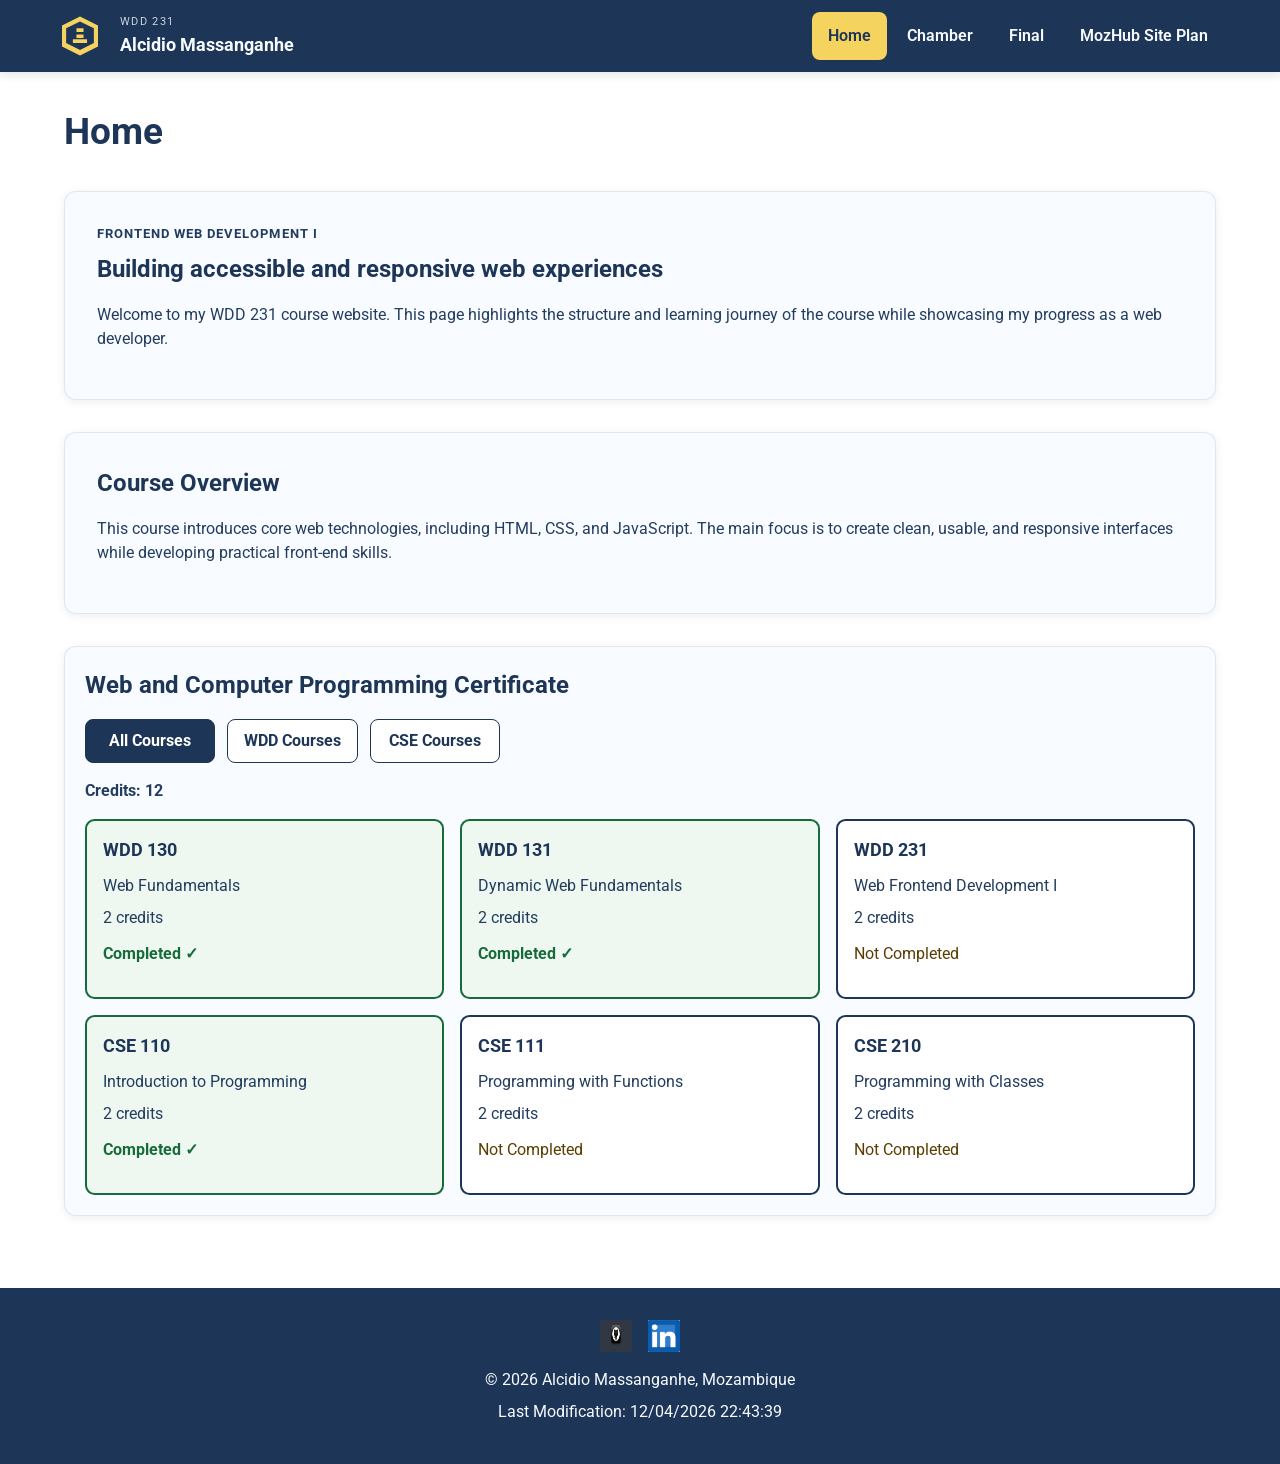
<file: index.html>
<!DOCTYPE html>
<html lang="en">
<head>
    <meta charset="UTF-8">
    <meta name="viewport" content="width=device-width, initial-scale=1.0">

    <meta name="description" content="WDD 231 Frontend Web Development course work by Alcidio Massanganhe.">
    <meta name="author" content="Alcidio Massanganhe">
    <meta property="og:title" content="WDD 231: Frontend Web Development I - Alcidio Massanganhe">
    <meta property="og:description" content="WDD 231 Frontend Web Development course work by Alcidio Massanganhe.">
    <meta property="og:image" content="https://alcidioconstantino.github.io/wdd231/images/linkedin.png">
    <meta property="og:url" content="https://alcidioconstantino.github.io/wdd231/">

    <title>WDD 231: Frontend Web Development I - Alcidio Massanganhe</title>

    <link rel="preconnect" href="https://fonts.googleapis.com">
    <link rel="preconnect" href="https://fonts.gstatic.com" crossorigin>
    <link href="https://fonts.googleapis.com/css2?family=Roboto:wght@400;500;700&display=swap" rel="stylesheet">

    <link rel="stylesheet" href="styles/normalize.css">
    <link rel="stylesheet" href="styles/small.css">
    <link rel="stylesheet" href="styles/larger.css">

    <script src="scripts/navigation.js" defer></script>
    <script src="scripts/course.js" defer></script>
    <script src="scripts/date.js" defer></script>
</head>

<body>

    <header class="site-header">
        <div class="header-inner">

            <!-- Site logo -->
            <a class="logo" href="index.html" aria-label="Home page">
                <svg viewBox="0 0 64 64" role="img" aria-label="WDD 231 logo">
                    <path d="M32 6 8 18v28l24 12 24-12V18L32 6Zm0 6.5 18.5 9.2v19.6L32 50.5 13.5 41.3V21.7L32 12.5Zm-4.7 9.3h9.4v4.9h-9.4v-4.9Zm0 8.1h9.4v4.9h-9.4v-4.9Zm-4.8 6.4h18.9v4.9H22.5v-4.9Z"/>
                </svg>
            </a>

            <!-- Student information -->
            <div class="brand">
                <span class="course-name">WDD 231</span>
                <span class="student-name">Alcidio Massanganhe</span>
            </div>

            <!-- Mobile menu button -->
            <button
                class="nav-toggle"
                type="button"
                aria-expanded="false"
                aria-controls="primary-nav"
                aria-label="Open menu">

                <span class="bar"></span>
                <span class="bar"></span>
                <span class="bar"></span>
            </button>

            <!-- Main navigation -->
            <nav
                id="primary-nav"
                class="site-nav"
                aria-label="Main navigation">

                <ul class="nav-list">
                    <li>
                        <a href="index.html" class="active">Home</a>
                    </li>

                    <li>
                        <a href="chamber.html">Chamber</a>
                    </li>

                                        <li>
                        <a href="final/index.html">Final</a>
                    </li>

                    <li>
                        <a href="siteplan/index.html">MozHub Site Plan</a>
                    </li>
                </ul>
            </nav>

        </div>
    </header>


    <main>

        <h1>Home</h1>

        <!-- Section 1 -->
        <section class="hero section-block">
            <div class="section-inner">
                <p class="eyebrow">Frontend Web Development I</p>

                <h2>Building accessible and responsive web experiences</h2>

                <p>
                    Welcome to my WDD 231 course website. This page highlights
                    the structure and learning journey of the course while
                    showcasing my progress as a web developer.
                </p>
            </div>
        </section>


        <!-- Section 2 -->
        <section class="overview section-block">
            <div class="section-inner">
                <h2>Course Overview</h2>

                <p>
                    This course introduces core web technologies, including
                    HTML, CSS, and JavaScript. The main focus is to create
                    clean, usable, and responsive interfaces while developing
                    practical front-end skills.
                </p>
            </div>
        </section>


        <!-- Section 3 -->
        <section class="courses section-block">
            <div class="section-inner">

                <h2>Web and Computer Programming Certificate</h2>

                <div class="course-filters">
                    <button
                        id="all-courses"
                        class="filter-button active"
                        type="button">
                        All Courses
                    </button>

                    <button
                        id="wdd-courses"
                        class="filter-button"
                        type="button">
                        WDD Courses
                    </button>

                    <button
                        id="cse-courses"
                        class="filter-button"
                        type="button">
                        CSE Courses
                    </button>
                </div>

                <p class="credits">
                    Credits:
                    <span id="total-credits">0</span>
                </p>

                <div
                    id="course-list"
                    class="course-list"
                    aria-live="polite">
                </div>

            </div>
        </section>

    </main>


    <footer>

        <div class="social-links">
            <a
                href="https://github.com/AlcidioConstantino"
                target="_blank"
                rel="noopener noreferrer"
                aria-label="GitHub">
                <img src="images/github.jng.jpg" alt="GitHub" width="32" height="32">
            </a>

            <a
                href="https://www.linkedin.com/"
                target="_blank"
                rel="noopener noreferrer"
                aria-label="LinkedIn">
                <img src="images/linkedin.png" alt="LinkedIn" width="32" height="32">
            </a>
        </div>

        <p>
            &copy;
            <span id="currentyear"></span>
            Alcidio Massanganhe,
            Mozambique
        </p>

        <p id="lastModified"></p>

    </footer>

</body>
</html>
</file>
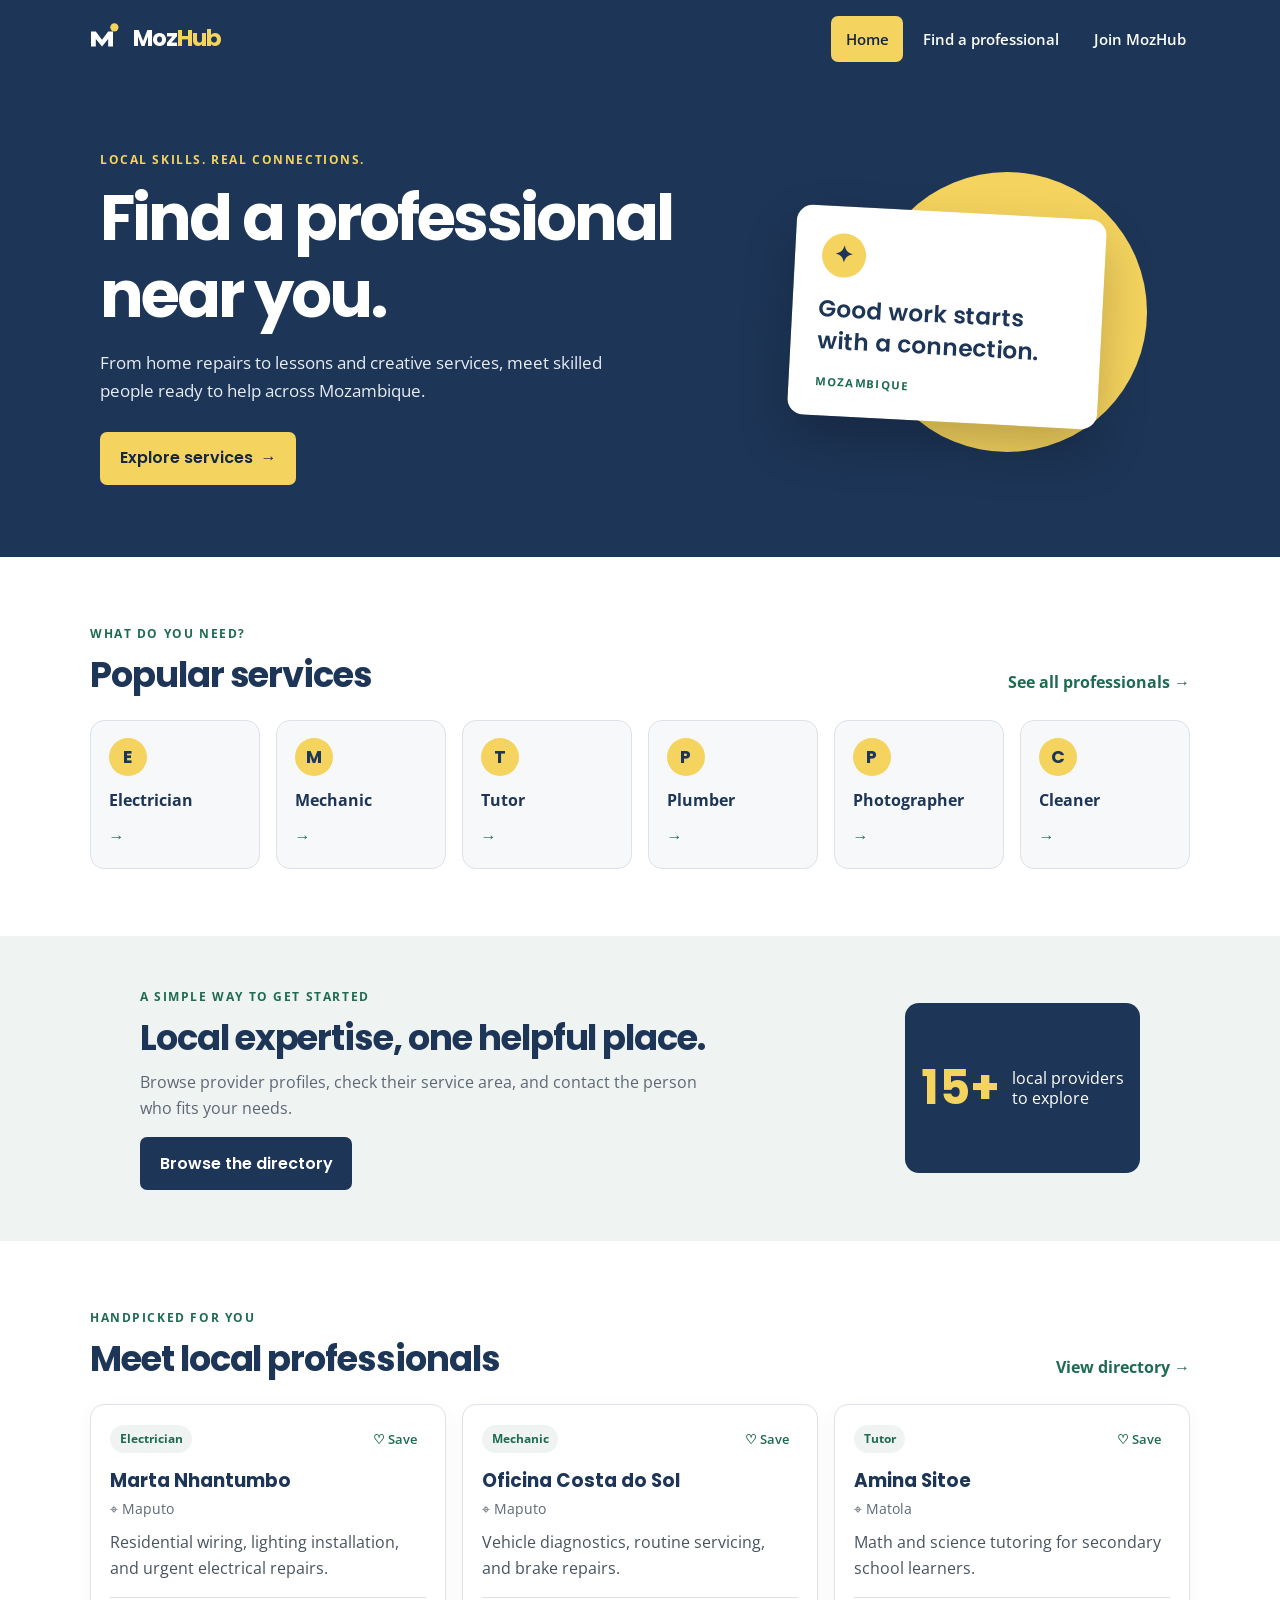
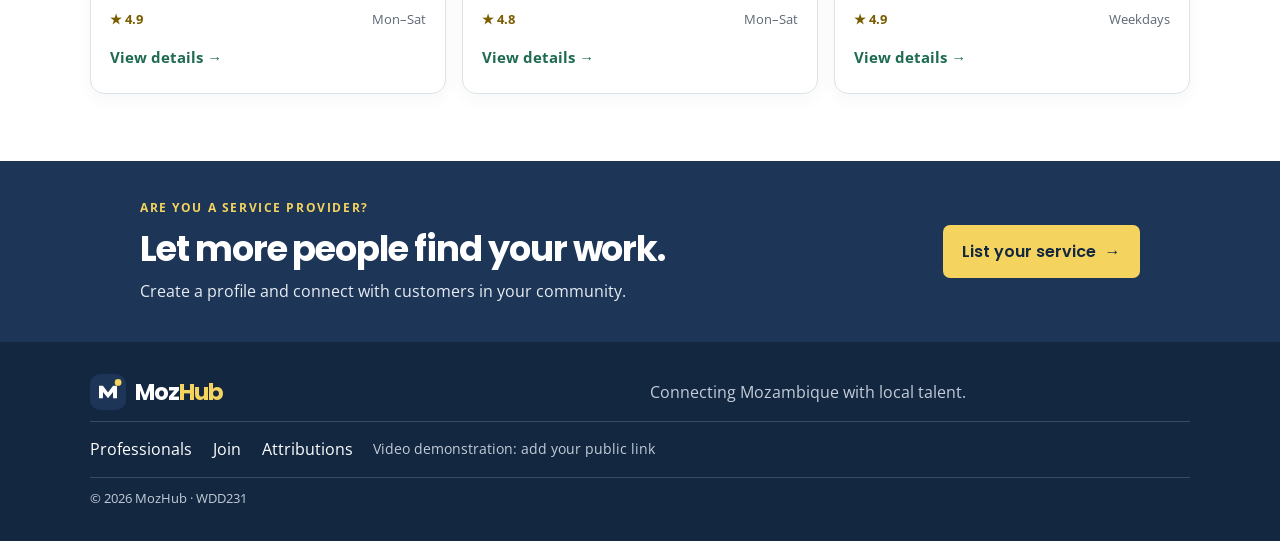
<file: final/index.html>
<!DOCTYPE html>
<html lang="en">
<head>
  <meta charset="UTF-8">
  <meta name="viewport" content="width=device-width, initial-scale=1">
  <meta name="description" content="Find trusted local professionals in Mozambique with MozHub. Browse services, save favorites, and connect with providers near you.">
  <meta name="author" content="Alcidio Massanganhe">
  <meta property="og:type" content="website">
  <meta property="og:title" content="MozHub | Find a professional near you">
  <meta property="og:description" content="Discover local services and professionals across Mozambique.">
  <meta property="og:image" content="https://alcidioconstantino.github.io/wdd231/final/images/mozhub-mark.svg">
  <meta property="og:url" content="https://alcidioconstantino.github.io/wdd231/final/">
  <title>MozHub | Find a professional near you</title>
  <link rel="icon" href="images/favicon.svg" type="image/svg+xml">
  <link rel="preconnect" href="https://fonts.googleapis.com">
  <link rel="preconnect" href="https://fonts.gstatic.com" crossorigin>
  <link href="https://fonts.googleapis.com/css2?family=Open+Sans:wght@400;600;700&family=Poppins:wght@500;600;700&display=swap" rel="stylesheet">
  <link rel="stylesheet" href="styles/site.css">
  <script type="module" src="scripts/home.js"></script>
</head>
<body>
  <a class="skip-link" href="#main">Skip to content</a>
  <header class="site-header">
    <div class="header-inner">
      <a class="brand" href="index.html" aria-label="MozHub home"><img src="images/mozhub-mark.svg" width="44" height="44" alt=""><span>Moz<span class="brand-accent">Hub</span></span></a>
      <button class="menu-toggle" type="button" aria-expanded="false" aria-controls="primary-nav" aria-label="Open navigation"><span></span><span></span><span></span></button>
      <nav id="primary-nav" class="site-nav" aria-label="Main navigation">
        <ul><li><a href="index.html" aria-current="page">Home</a></li><li><a href="professionals.html">Find a professional</a></li><li><a href="join.html">Join MozHub</a></li></ul>
      </nav>
    </div>
  </header>
  <main id="main">
    <section class="hero">
      <div class="hero-content">
        <p class="eyebrow">LOCAL SKILLS. REAL CONNECTIONS.</p>
        <h1>Find a professional<br>near you.</h1>
        <p>From home repairs to lessons and creative services, meet skilled people ready to help across Mozambique.</p>
        <a class="button button-yellow" href="professionals.html">Explore services <span aria-hidden="true">→</span></a>
      </div>
      <div class="hero-art" aria-hidden="true"><div class="hero-sun"></div><div class="hero-card"><span class="hero-card-icon">✦</span><span>Good work starts<br>with a connection.</span><b>MOZAMBIQUE</b></div></div>
    </section>
    <section class="section-wrap category-section" aria-labelledby="categories-title">
      <div class="section-heading"><div><p class="eyebrow">WHAT DO YOU NEED?</p><h2 id="categories-title">Popular services</h2></div><a class="text-link" href="professionals.html">See all professionals <span aria-hidden="true">→</span></a></div>
      <div id="category-list" class="category-grid" aria-live="polite"><p class="loading-message">Loading services…</p></div>
    </section>
    <section class="feature-band">
      <div class="feature-copy"><p class="eyebrow">A SIMPLE WAY TO GET STARTED</p><h2>Local expertise, one helpful place.</h2><p>Browse provider profiles, check their service area, and contact the person who fits your needs.</p><a class="button button-dark" href="professionals.html">Browse the directory</a></div>
      <div class="feature-stat"><strong>15+</strong><span>local providers<br>to explore</span></div>
    </section>
    <section class="section-wrap featured-section" aria-labelledby="featured-title">
      <div class="section-heading"><div><p class="eyebrow">HANDPICKED FOR YOU</p><h2 id="featured-title">Meet local professionals</h2></div><a class="text-link" href="professionals.html">View directory <span aria-hidden="true">→</span></a></div>
      <div id="featured-list" class="provider-grid" aria-live="polite"><p class="loading-message">Loading professionals…</p></div>
    </section>
    <section class="join-banner"><div><p class="eyebrow">ARE YOU A SERVICE PROVIDER?</p><h2>Let more people find your work.</h2><p>Create a profile and connect with customers in your community.</p></div><a class="button button-yellow" href="join.html">List your service <span aria-hidden="true">→</span></a></section>
  </main>
  <footer class="site-footer"><div class="footer-inner"><a class="brand footer-brand" href="index.html"><img src="images/mozhub-mark.svg" width="36" height="36" alt=""><span>Moz<span class="brand-accent">Hub</span></span></a><p>Connecting Mozambique with local talent.</p><nav aria-label="Footer links"><a href="professionals.html">Professionals</a><a href="join.html">Join</a><a href="attributions.html">Attributions</a><span class="video-pending">Video demonstration: add your public link</span></nav><small>© <span data-year></span> MozHub · WDD231</small></div></footer>
</body>
</html>
</file>
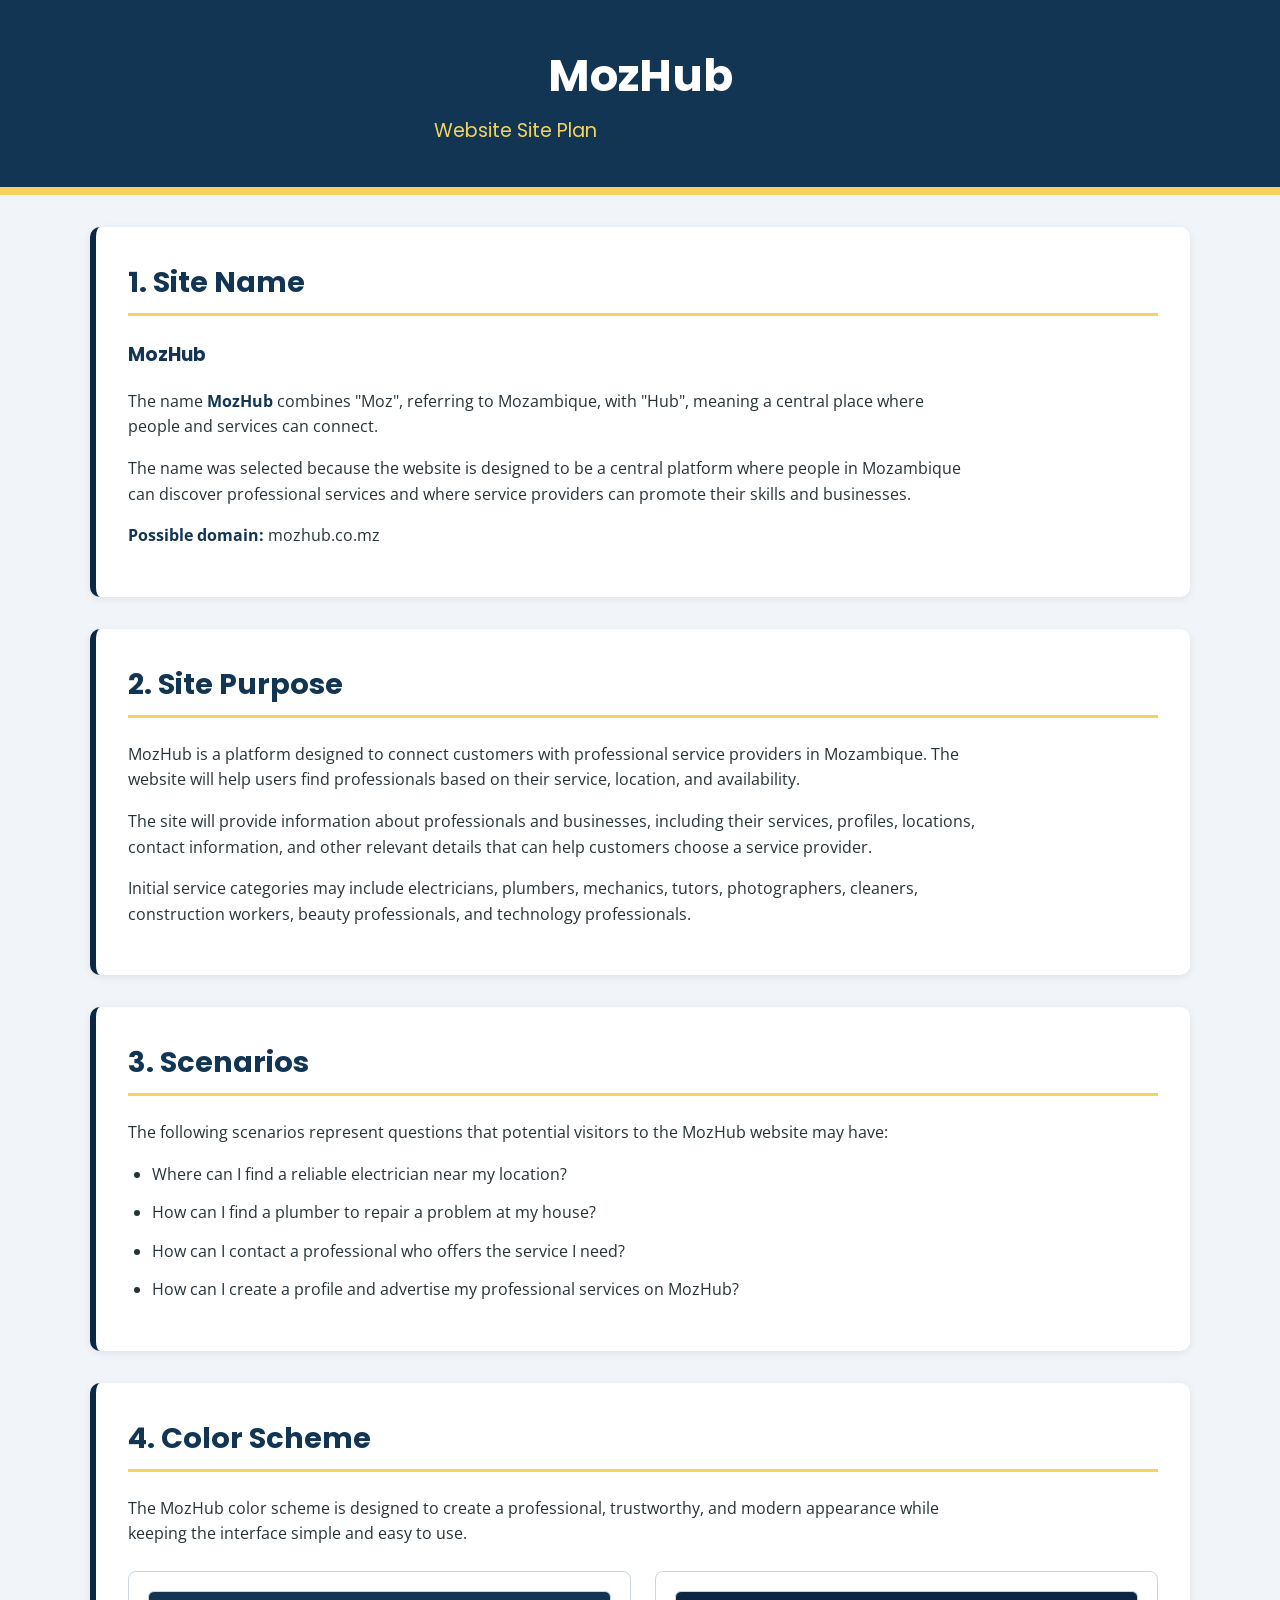
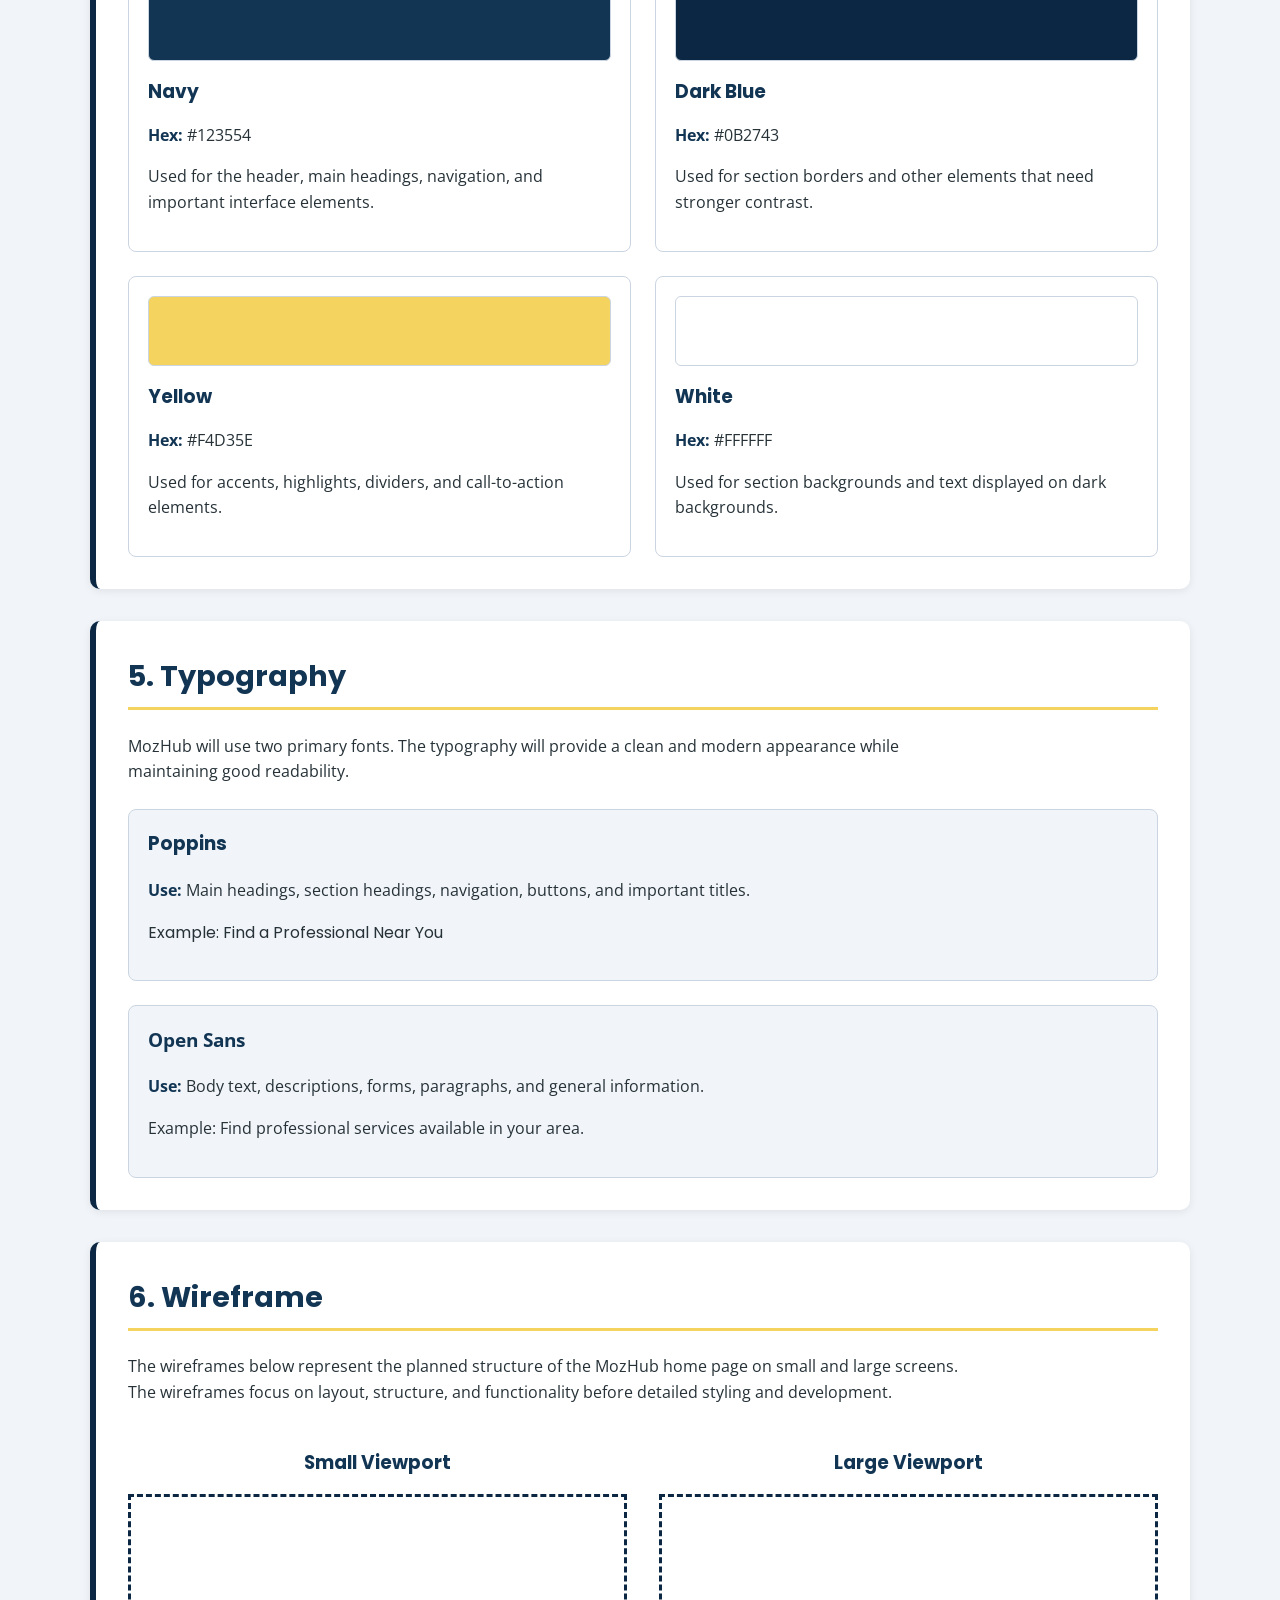
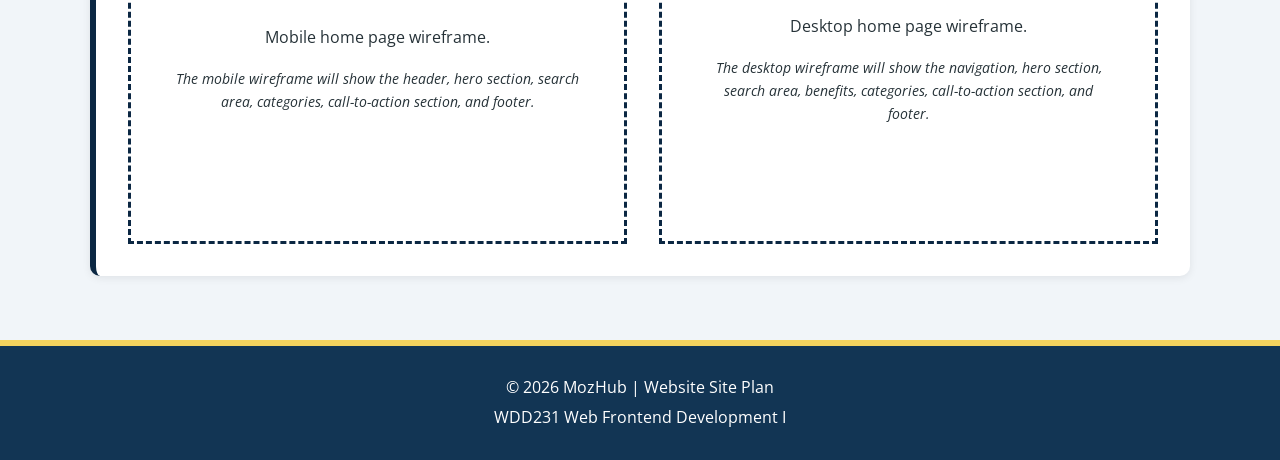
<file: siteplan/index.html>
<!DOCTYPE html>
<html lang="en">
<head>
    <meta charset="UTF-8">
    <meta name="viewport" content="width=device-width, initial-scale=1.0">

    <meta name="description"
        content="MozHub website plan for a platform connecting customers with professional service providers in Mozambique.">
    <meta name="author" content="Alcidio Massanganhe">

    <title>MozHub | Site Plan</title>

    <link rel="preconnect" href="https://fonts.googleapis.com">
    <link rel="preconnect" href="https://fonts.gstatic.com" crossorigin>

    <link
        href="https://fonts.googleapis.com/css2?family=Open+Sans:wght@400;600&family=Poppins:wght@500;600;700&display=swap"
        rel="stylesheet">

    <link rel="stylesheet" href="siteplan.css">
</head>

<body>

    <header>
        <div class="container">
            <h1>MozHub</h1>
            <p class="subtitle">Website Site Plan</p>
        </div>
    </header>

    <main class="container">

        <!-- 1. Site Name -->
        <section>
            <h2>1. Site Name</h2>

            <h3>MozHub</h3>

            <p>
                The name <strong>MozHub</strong> combines "Moz", referring to Mozambique,
                with "Hub", meaning a central place where people and services can connect.
            </p>

            <p>
                The name was selected because the website is designed to be a central
                platform where people in Mozambique can discover professional services
                and where service providers can promote their skills and businesses.
            </p>

            <p>
                <strong>Possible domain:</strong> mozhub.co.mz
            </p>
        </section>


        <!-- 2. Site Purpose -->
        <section>
            <h2>2. Site Purpose</h2>

            <p>
                MozHub is a platform designed to connect customers with professional
                service providers in Mozambique. The website will help users find
                professionals based on their service, location, and availability.
            </p>

            <p>
                The site will provide information about professionals and businesses,
                including their services, profiles, locations, contact information,
                and other relevant details that can help customers choose a service
                provider.
            </p>

            <p>
                Initial service categories may include electricians, plumbers,
                mechanics, tutors, photographers, cleaners, construction workers,
                beauty professionals, and technology professionals.
            </p>
        </section>


        <!-- 3. Scenarios -->
        <section>
            <h2>3. Scenarios</h2>

            <p>
                The following scenarios represent questions that potential visitors
                to the MozHub website may have:
            </p>

            <ul>
                <li>
                    Where can I find a reliable electrician near my location?
                </li>

                <li>
                    How can I find a plumber to repair a problem at my house?
                </li>

                <li>
                    How can I contact a professional who offers the service I need?
                </li>

                <li>
                    How can I create a profile and advertise my professional services
                    on MozHub?
                </li>
            </ul>
        </section>


        <!-- 4. Color Scheme -->
        <section>
            <h2>4. Color Scheme</h2>

            <p>
                The MozHub color scheme is designed to create a professional,
                trustworthy, and modern appearance while keeping the interface
                simple and easy to use.
            </p>

            <div class="color-container">

                <div class="color-card">
                    <div class="color-box navy"></div>

                    <h3>Navy</h3>

                    <p>
                        <strong>Hex:</strong> #123554
                    </p>

                    <p>
                        Used for the header, main headings, navigation,
                        and important interface elements.
                    </p>
                </div>


                <div class="color-card">
                    <div class="color-box dark-blue"></div>

                    <h3>Dark Blue</h3>

                    <p>
                        <strong>Hex:</strong> #0B2743
                    </p>

                    <p>
                        Used for section borders and other elements that
                        need stronger contrast.
                    </p>
                </div>


                <div class="color-card">
                    <div class="color-box yellow"></div>

                    <h3>Yellow</h3>

                    <p>
                        <strong>Hex:</strong> #F4D35E
                    </p>

                    <p>
                        Used for accents, highlights, dividers,
                        and call-to-action elements.
                    </p>
                </div>


                <div class="color-card">
                    <div class="color-box white"></div>

                    <h3>White</h3>

                    <p>
                        <strong>Hex:</strong> #FFFFFF
                    </p>

                    <p>
                        Used for section backgrounds and text
                        displayed on dark backgrounds.
                    </p>
                </div>

            </div>
        </section>


        <!-- 5. Typography -->
        <section>
            <h2>5. Typography</h2>

            <p>
                MozHub will use two primary fonts. The typography will provide
                a clean and modern appearance while maintaining good readability.
            </p>

            <div class="font-example">

                <h3 class="poppins-example">Poppins</h3>

                <p>
                    <strong>Use:</strong> Main headings, section headings,
                    navigation, buttons, and important titles.
                </p>

                <p class="poppins-example">
                    Example: Find a Professional Near You
                </p>

            </div>


            <div class="font-example">

                <h3 class="opensans-example">Open Sans</h3>

                <p>
                    <strong>Use:</strong> Body text, descriptions, forms,
                    paragraphs, and general information.
                </p>

                <p class="opensans-example">
                    Example: Find professional services available in your area.
                </p>

            </div>
        </section>


        <!-- 6. Wireframe -->
        <section>
            <h2>6. Wireframe</h2>

            <p>
                The wireframes below represent the planned structure of the
                MozHub home page on small and large screens. The wireframes
                focus on layout, structure, and functionality before detailed
                styling and development.
            </p>

            <div class="wireframes">

                <!-- Mobile Wireframe -->
                <div class="wireframe">

                    <h3>Small Viewport</h3>

                    <div class="wireframe-placeholder">

                        <p>
                            Mobile home page wireframe.
                        </p>

                        <p class="placeholder-note">
                            The mobile wireframe will show the header,
                            hero section, search area, categories,
                            call-to-action section, and footer.
                        </p>

                    </div>

                </div>


                <!-- Desktop Wireframe -->
                <div class="wireframe">

                    <h3>Large Viewport</h3>

                    <div class="wireframe-placeholder">

                        <p>
                            Desktop home page wireframe.
                        </p>

                        <p class="placeholder-note">
                            The desktop wireframe will show the navigation,
                            hero section, search area, benefits, categories,
                            call-to-action section, and footer.
                        </p>

                    </div>

                </div>

            </div>
        </section>

    </main>


    <!-- Footer -->
    <footer>
        <div class="container">

            <p>
                &copy; 2026 MozHub | Website Site Plan
            </p>

            <p>
                WDD231 Web Frontend Development I
            </p>

        </div>
    </footer>

</body>
</html>
</file>
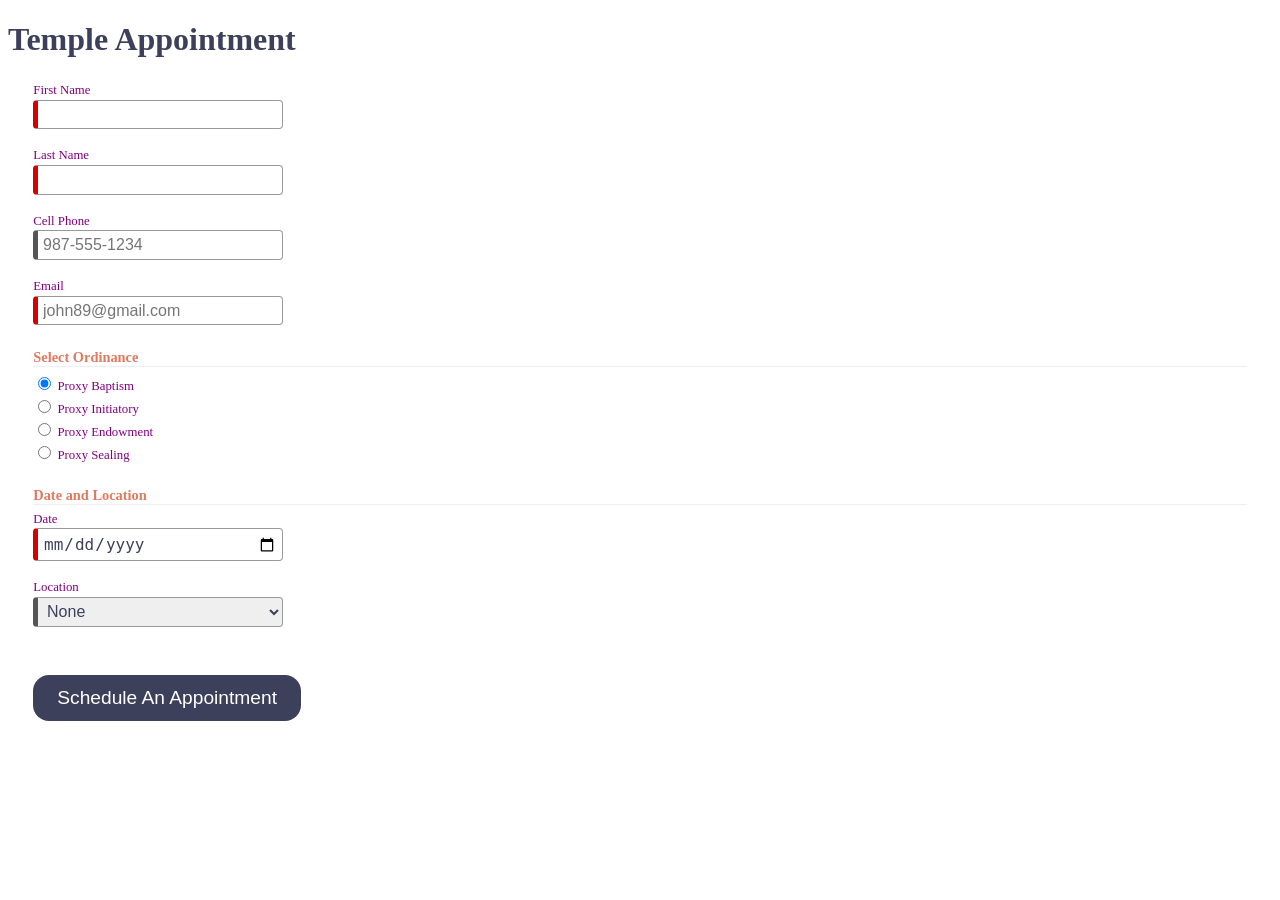
<file: startHere/index.html>
<!DOCTYPE html>
<html lang="en">

<head>
  <meta charset="UTF-8">
  <meta name="viewport" content="width=device-width, initial-scale=1.0">
  <meta name="description" content="Web Lab Start File">
  <meta name="author" content="Paul Cheney">

  <link rel="stylesheet" href="styles/small.css">
  <link rel="stylesheet" href="styles/large.css">

  <title>Web Lab Start File</title>
</head>

<body>

  <main>
    <h1>Temple Appointment</h1>

    <form method="GET" action="thanks.html" class="designOne">
      <label>First Name <input type="text" name="first" required autocomplete="given-name" title="Your First Name"></label>
        <label>Last Name <input type="text" name="last" required autocomplete="family-name" title="Your Last Name"></label>
        <label>Cell Phone <input type="tel" name="phone"  autocomplete="tel" title="A Phone Number with dashes" placeholder="987-555-1234" ></label>
        <label>Email <input type="email" name="email" required placeholder="john89@gmail.com"  title="Your Email" autocomplete="email"></label>
  

        <h3>Select Ordinance</h3>
        <label><input type="radio" name="ordinance" value="Baptism" checked> Proxy Baptism</label>
        <label><input type="radio" name="ordinance" value="Initiatory"> Proxy Initiatory</label>
        <label><input type="radio" name="ordinance" value="Endowment"> Proxy Endowment</label>
        <label><input type="radio" name="ordinance" value="Sealing"> Proxy Sealing</label>

        
        <h3>Date and Location</h3>
        <label>Date <input type="date" name="date" required></label>

       <label>Location
  <select name="location" required>
    <option value="">None</option>
    <option value="Payson">Payson</option>
    <option value="Orem">Orem</option>
    <option value="Provo City Center">Provo City Center</option>
  </select>
</label>

        <input type="submit" value="Schedule An Appointment">
    </form>

    
  </main>

</body>
</html>
</file>
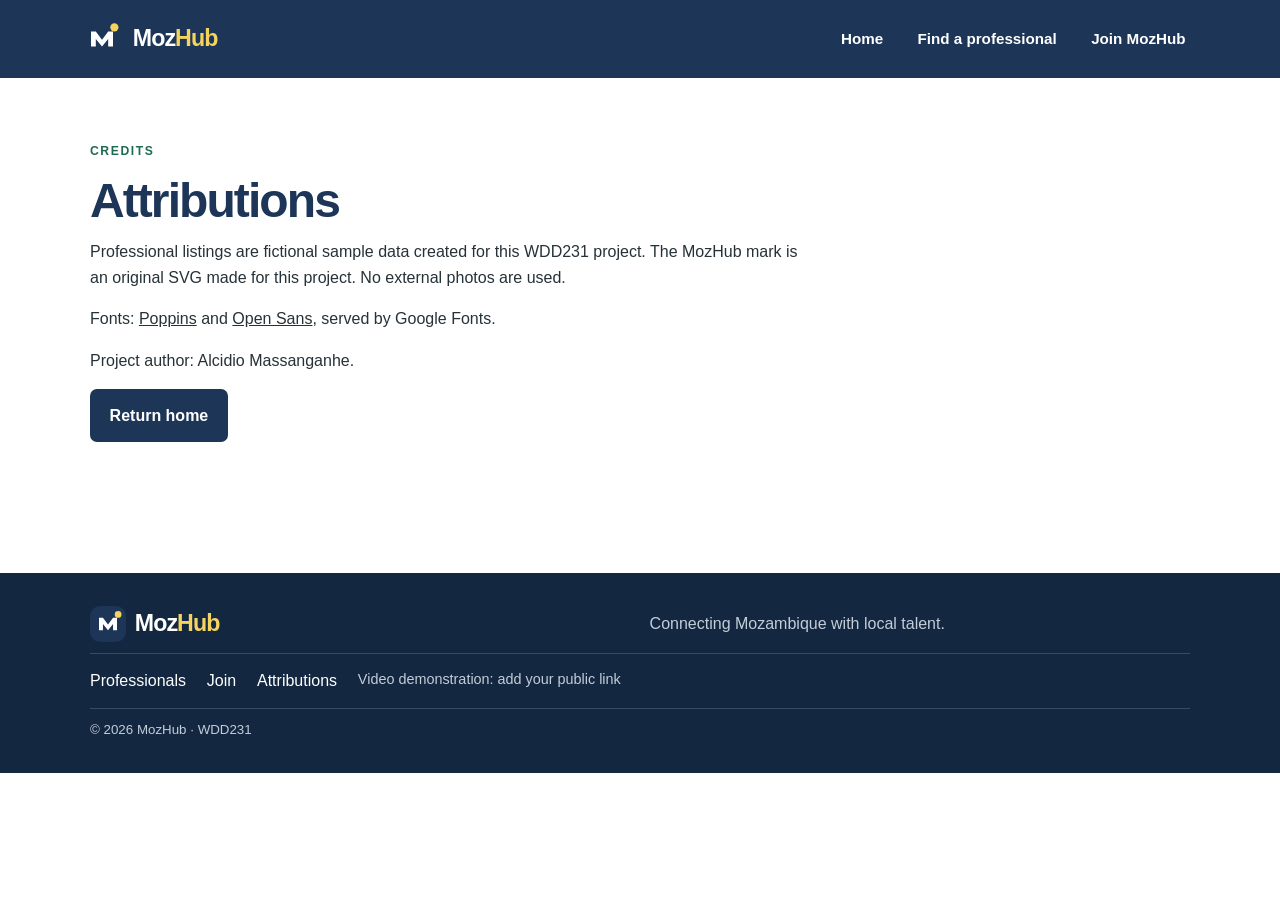
<file: final/attributions.html>
<!DOCTYPE html><html lang="en"><head><meta charset="UTF-8"><meta name="viewport" content="width=device-width, initial-scale=1"><meta name="description" content="Sources and credits for MozHub project content and assets."><meta name="author" content="Alcidio Massanganhe"><meta property="og:type" content="website"><meta property="og:title" content="Attributions | MozHub"><meta property="og:description" content="Sources and credits for the MozHub WDD231 project."><meta property="og:image" content="https://alcidioconstantino.github.io/wdd231/final/images/mozhub-mark.svg"><meta property="og:url" content="https://alcidioconstantino.github.io/wdd231/final/attributions.html"><title>Attributions | MozHub</title><link rel="icon" href="images/favicon.svg" type="image/svg+xml"><link rel="stylesheet" href="styles/site.css"></head><body><a class="skip-link" href="#main">Skip to content</a><header class="site-header"><div class="header-inner"><a class="brand" href="index.html" aria-label="MozHub home"><img src="images/mozhub-mark.svg" width="44" height="44" alt=""><span>Moz<span class="brand-accent">Hub</span></span></a><button class="menu-toggle" type="button" aria-expanded="false" aria-controls="primary-nav" aria-label="Open navigation"><span></span><span></span><span></span></button><nav id="primary-nav" class="site-nav" aria-label="Main navigation"><ul><li><a href="index.html">Home</a></li><li><a href="professionals.html">Find a professional</a></li><li><a href="join.html">Join MozHub</a></li></ul></nav></div></header><main id="main" class="section-wrap attribution-page"><p class="eyebrow">CREDITS</p><h1>Attributions</h1><p>Professional listings are fictional sample data created for this WDD231 project. The MozHub mark is an original SVG made for this project. No external photos are used.</p><p>Fonts: <a href="https://fonts.google.com/specimen/Poppins">Poppins</a> and <a href="https://fonts.google.com/specimen/Open+Sans">Open Sans</a>, served by Google Fonts.</p><p>Project author: Alcidio Massanganhe.</p><a class="button button-dark" href="index.html">Return home</a></main><footer class="site-footer"><div class="footer-inner"><a class="brand footer-brand" href="index.html"><img src="images/mozhub-mark.svg" width="36" height="36" alt=""><span>Moz<span class="brand-accent">Hub</span></span></a><p>Connecting Mozambique with local talent.</p><nav aria-label="Footer links"><a href="professionals.html">Professionals</a><a href="join.html">Join</a><a href="attributions.html" aria-current="page">Attributions</a><span class="video-pending">Video demonstration: add your public link</span></nav><small>© <span data-year></span> MozHub · WDD231</small></div></footer><script type="module" src="scripts/site.js"></script></body></html>
</file>
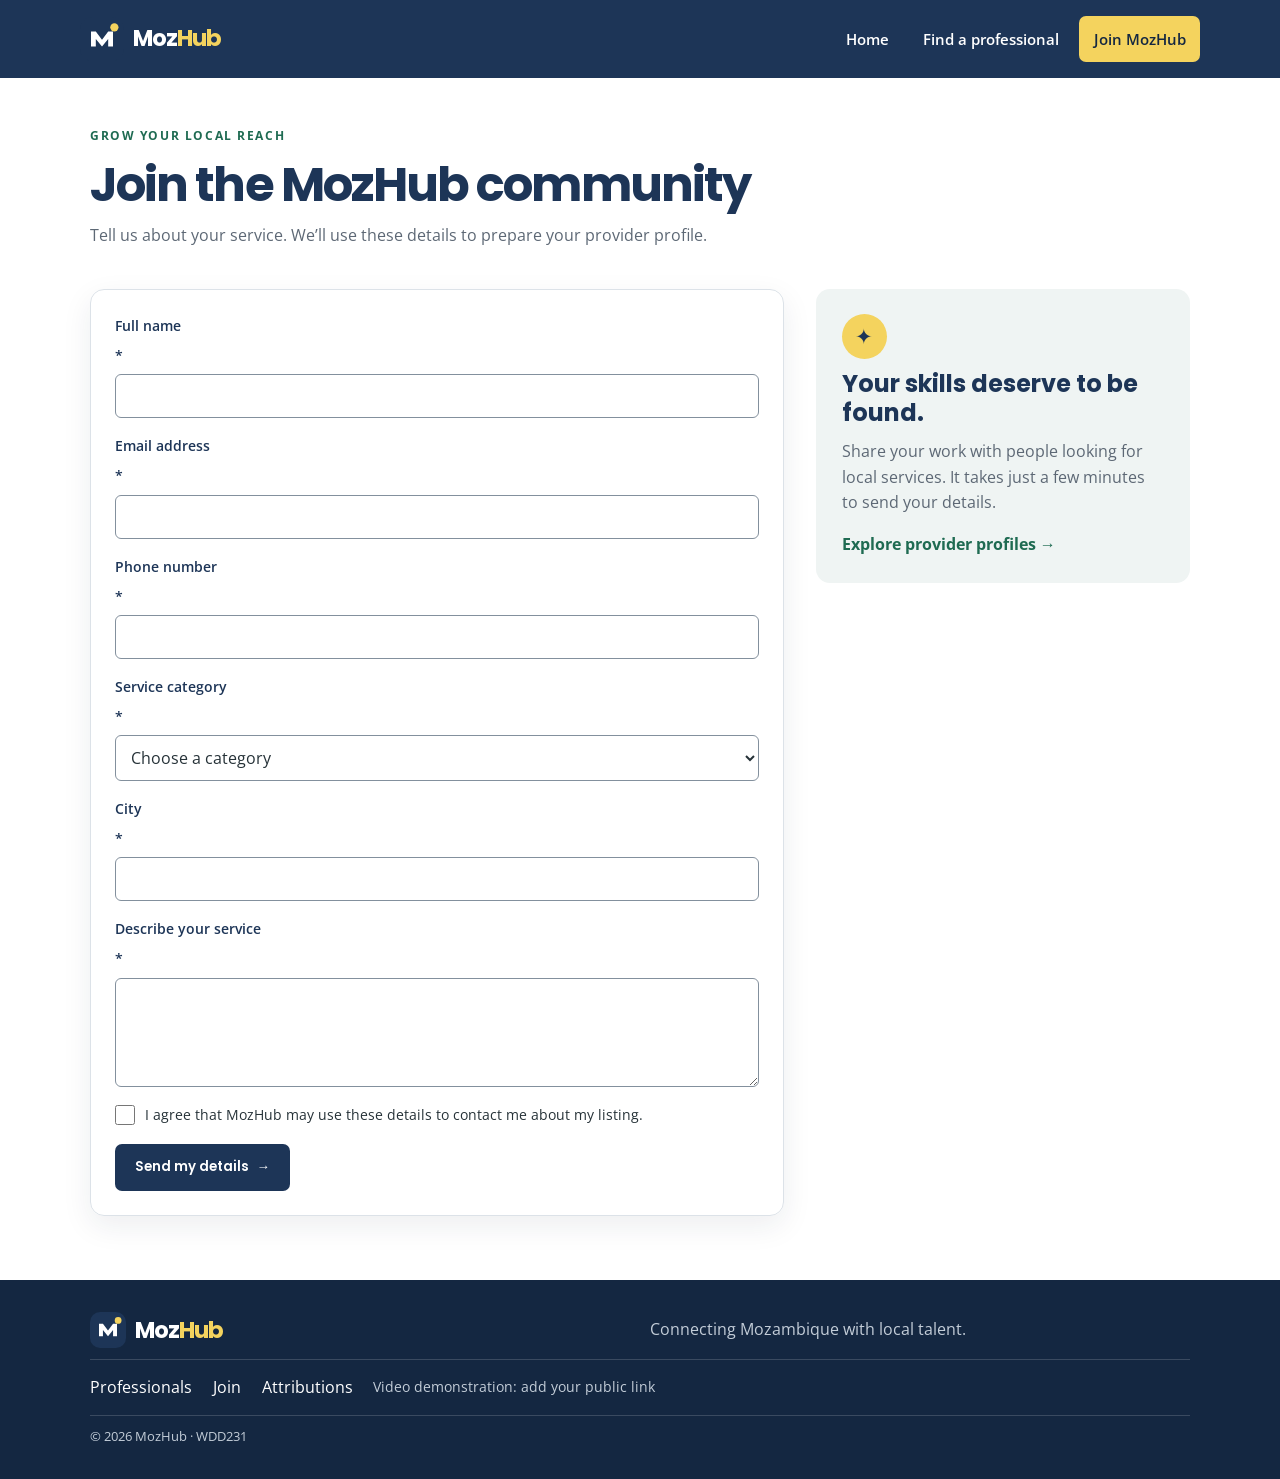
<file: final/join.html>
<!DOCTYPE html>
<html lang="en">
<head>
  <meta charset="UTF-8"><meta name="viewport" content="width=device-width, initial-scale=1"><meta name="description" content="Join MozHub and introduce your professional services to customers across Mozambique."><meta name="author" content="Alcidio Massanganhe"><meta property="og:type" content="website"><meta property="og:title" content="Join MozHub | Share your services"><meta property="og:description" content="Create your MozHub provider profile."><meta property="og:image" content="https://alcidioconstantino.github.io/wdd231/final/images/mozhub-mark.svg"><meta property="og:url" content="https://alcidioconstantino.github.io/wdd231/final/join.html"><title>Join MozHub | List your service</title><link rel="icon" href="images/favicon.svg" type="image/svg+xml"><link rel="preconnect" href="https://fonts.googleapis.com"><link rel="preconnect" href="https://fonts.gstatic.com" crossorigin><link href="https://fonts.googleapis.com/css2?family=Open+Sans:wght@400;600;700&family=Poppins:wght@500;600;700&display=swap" rel="stylesheet"><link rel="stylesheet" href="styles/site.css"><script type="module" src="scripts/site.js"></script>
</head>
<body><a class="skip-link" href="#main">Skip to content</a><header class="site-header"><div class="header-inner"><a class="brand" href="index.html" aria-label="MozHub home"><img src="images/mozhub-mark.svg" width="44" height="44" alt=""><span>Moz<span class="brand-accent">Hub</span></span></a><button class="menu-toggle" type="button" aria-expanded="false" aria-controls="primary-nav" aria-label="Open navigation"><span></span><span></span><span></span></button><nav id="primary-nav" class="site-nav" aria-label="Main navigation"><ul><li><a href="index.html">Home</a></li><li><a href="professionals.html">Find a professional</a></li><li><a href="join.html" aria-current="page">Join MozHub</a></li></ul></nav></div></header>
<main id="main" class="section-wrap join-main"><div class="page-intro"><p class="eyebrow">GROW YOUR LOCAL REACH</p><h1>Join the MozHub community</h1><p>Tell us about your service. We’ll use these details to prepare your provider profile.</p></div><div class="join-layout"><form class="join-form" action="thank-you.html" method="get"><label for="full-name">Full name <span aria-hidden="true">*</span><input id="full-name" name="name" autocomplete="name" required minlength="2"></label><label for="email">Email address <span aria-hidden="true">*</span><input id="email" name="email" type="email" autocomplete="email" required></label><label for="phone">Phone number <span aria-hidden="true">*</span><input id="phone" name="phone" type="tel" autocomplete="tel" required pattern="[+0-9() -]{8,20}" title="Enter a phone number with 8 to 20 digits or phone symbols."></label><label for="service">Service category <span aria-hidden="true">*</span><select id="service" name="service" required><option value="">Choose a category</option><option>Electrician</option><option>Plumber</option><option>Mechanic</option><option>Tutor</option><option>Photographer</option><option>Cleaner</option><option>Builder</option><option>Beauty</option><option>Technology</option><option>Other</option></select></label><label for="city">City <span aria-hidden="true">*</span><input id="city" name="city" autocomplete="address-level2" required></label><label for="description">Describe your service <span aria-hidden="true">*</span><textarea id="description" name="description" rows="4" required minlength="20" maxlength="300"></textarea></label><label class="consent"><input type="checkbox" name="consent" value="yes" required><span>I agree that MozHub may use these details to contact me about my listing.</span></label><button class="button button-dark" type="submit">Send my details <span aria-hidden="true">→</span></button></form><aside class="join-aside"><span class="aside-icon" aria-hidden="true">✦</span><h2>Your skills deserve to be found.</h2><p>Share your work with people looking for local services. It takes just a few minutes to send your details.</p><a href="professionals.html" class="text-link">Explore provider profiles →</a></aside></div></main>
<footer class="site-footer"><div class="footer-inner"><a class="brand footer-brand" href="index.html"><img src="images/mozhub-mark.svg" width="36" height="36" alt=""><span>Moz<span class="brand-accent">Hub</span></span></a><p>Connecting Mozambique with local talent.</p><nav aria-label="Footer links"><a href="professionals.html">Professionals</a><a href="join.html">Join</a><a href="attributions.html">Attributions</a><span class="video-pending">Video demonstration: add your public link</span></nav><small>© <span data-year></span> MozHub · WDD231</small></div></footer></body></html>
</file>
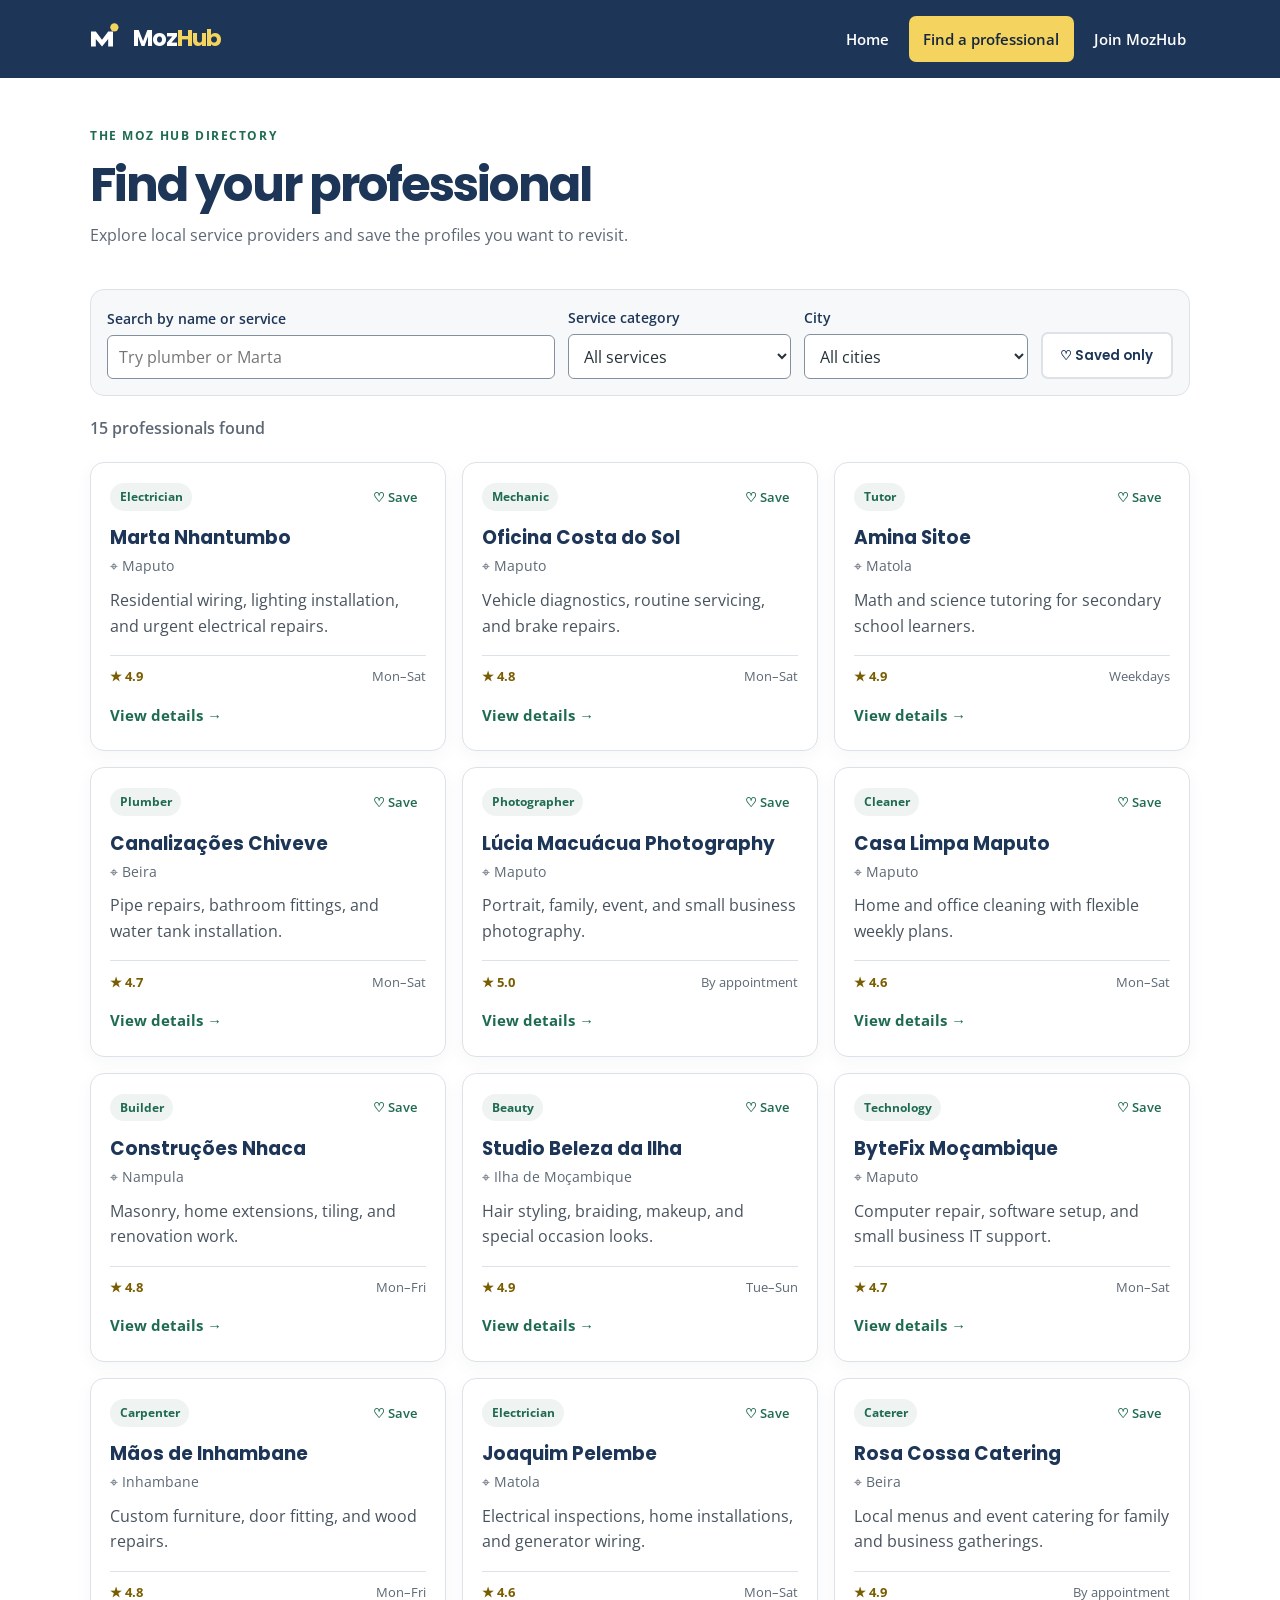
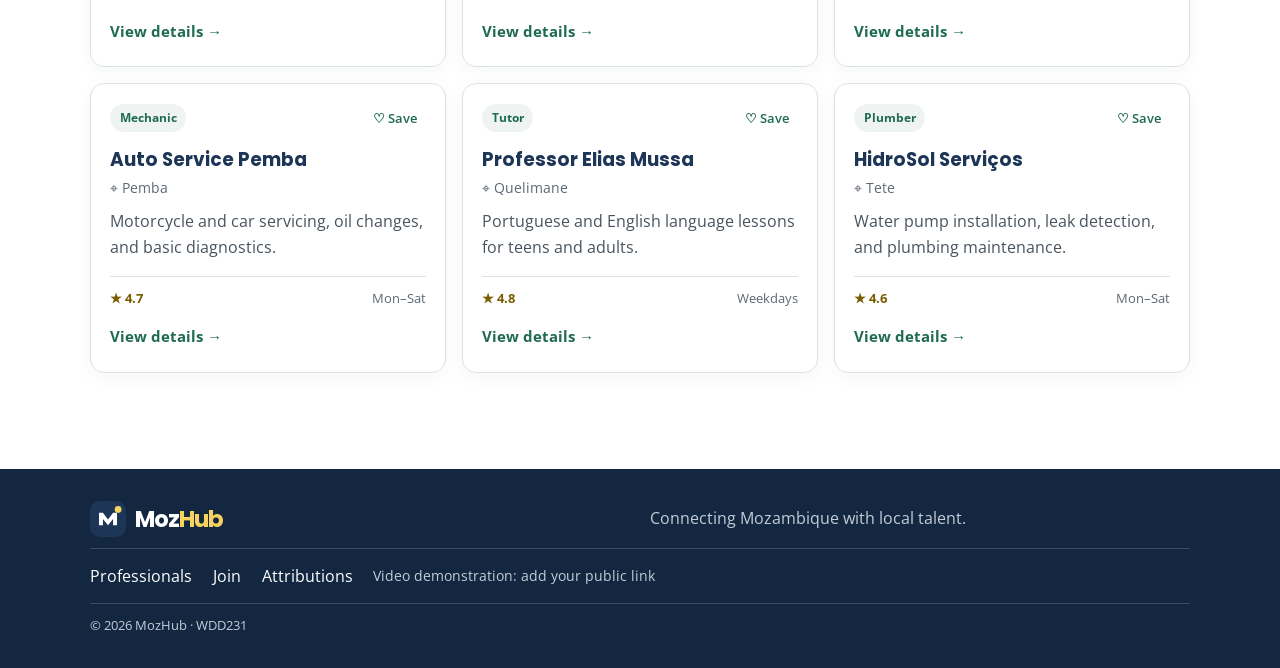
<file: final/professionals.html>
<!DOCTYPE html>
<html lang="en">
<head>
  <meta charset="UTF-8">
  <meta name="viewport" content="width=device-width, initial-scale=1">
  <meta name="description" content="Browse local electricians, tutors, mechanics, plumbers, and other service providers in Mozambique on MozHub.">
  <meta name="author" content="Alcidio Massanganhe">
  <meta property="og:type" content="website"><meta property="og:title" content="Browse professionals | MozHub"><meta property="og:description" content="Find local services in Mozambique."><meta property="og:image" content="https://alcidioconstantino.github.io/wdd231/final/images/mozhub-mark.svg"><meta property="og:url" content="https://alcidioconstantino.github.io/wdd231/final/professionals.html">
  <title>Find a professional | MozHub</title><link rel="icon" href="images/favicon.svg" type="image/svg+xml"><link rel="preconnect" href="https://fonts.googleapis.com"><link rel="preconnect" href="https://fonts.gstatic.com" crossorigin><link href="https://fonts.googleapis.com/css2?family=Open+Sans:wght@400;600;700&family=Poppins:wght@500;600;700&display=swap" rel="stylesheet"><link rel="stylesheet" href="styles/site.css"><script type="module" src="scripts/directory.js"></script>
</head>
<body><a class="skip-link" href="#main">Skip to content</a>
<header class="site-header"><div class="header-inner"><a class="brand" href="index.html" aria-label="MozHub home"><img src="images/mozhub-mark.svg" width="44" height="44" alt=""><span>Moz<span class="brand-accent">Hub</span></span></a><button class="menu-toggle" type="button" aria-expanded="false" aria-controls="primary-nav" aria-label="Open navigation"><span></span><span></span><span></span></button><nav id="primary-nav" class="site-nav" aria-label="Main navigation"><ul><li><a href="index.html">Home</a></li><li><a href="professionals.html" aria-current="page">Find a professional</a></li><li><a href="join.html">Join MozHub</a></li></ul></nav></div></header>
<main id="main" class="section-wrap directory-main"><div class="page-intro"><p class="eyebrow">THE MOZ HUB DIRECTORY</p><h1>Find your professional</h1><p>Explore local service providers and save the profiles you want to revisit.</p></div>
<section class="directory-tools" aria-label="Filter professionals"><label>Search by name or service<input id="search-input" type="search" placeholder="Try plumber or Marta" autocomplete="off"></label><label>Service category<select id="category-filter"><option value="all">All services</option></select></label><label>City<select id="city-filter"><option value="all">All cities</option></select></label><button id="favorites-filter" class="button button-outline" type="button" aria-pressed="false">♡ Saved only</button></section>
<p id="results-count" class="results-count" aria-live="polite">Loading professionals…</p><div id="provider-list" class="provider-grid directory-grid" aria-live="polite"></div>
</main>
<dialog id="provider-dialog" class="provider-dialog" aria-labelledby="dialog-name"><button class="dialog-close" type="button" aria-label="Close details">×</button><p class="eyebrow">PROVIDER PROFILE</p><h2 id="dialog-name"></h2><div id="dialog-content"></div></dialog>
<footer class="site-footer"><div class="footer-inner"><a class="brand footer-brand" href="index.html"><img src="images/mozhub-mark.svg" width="36" height="36" alt=""><span>Moz<span class="brand-accent">Hub</span></span></a><p>Connecting Mozambique with local talent.</p><nav aria-label="Footer links"><a href="professionals.html">Professionals</a><a href="join.html">Join</a><a href="attributions.html">Attributions</a><span class="video-pending">Video demonstration: add your public link</span></nav><small>© <span data-year></span> MozHub · WDD231</small></div></footer>
</body></html>
</file>
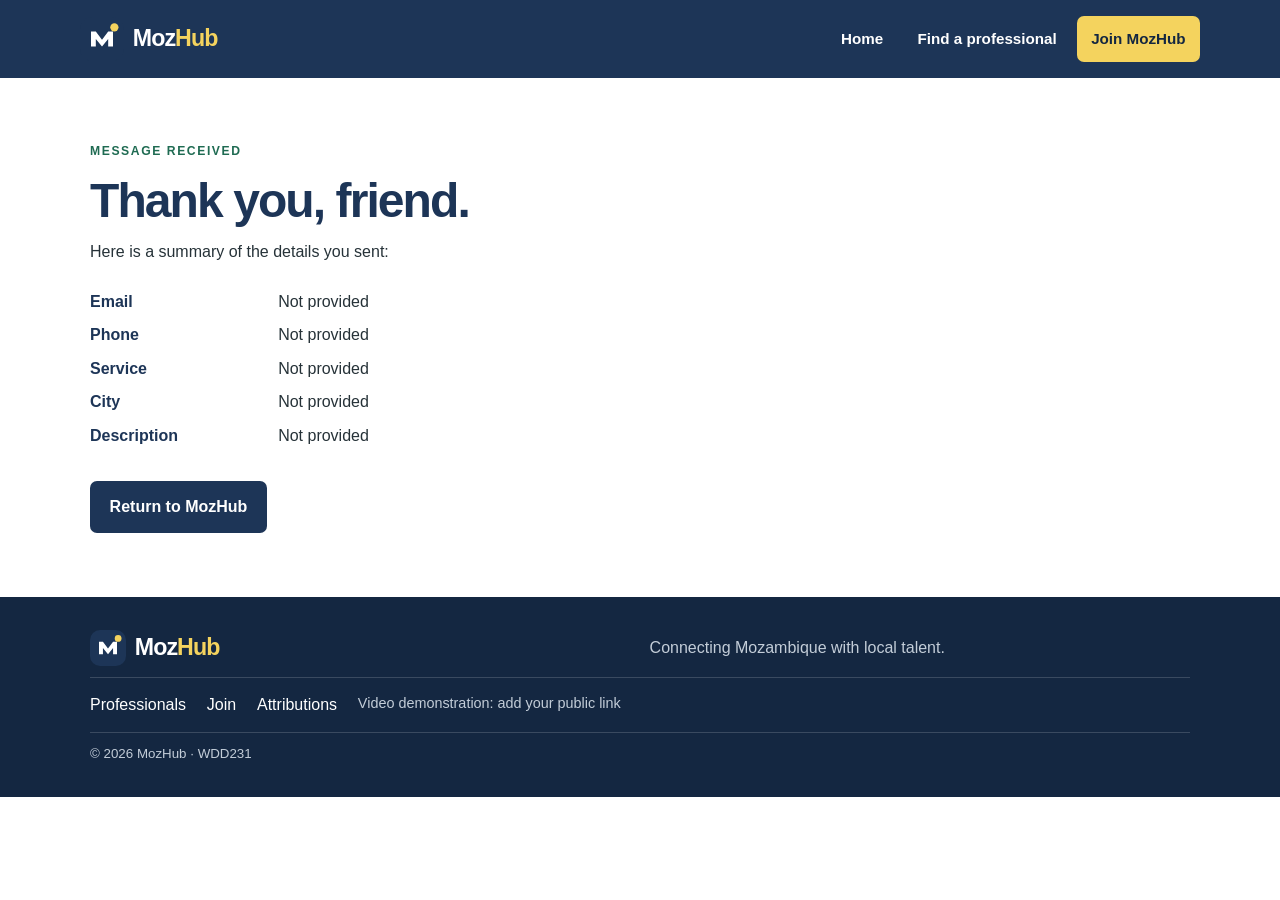
<file: final/thank-you.html>
<!DOCTYPE html><html lang="en"><head><meta charset="UTF-8"><meta name="viewport" content="width=device-width, initial-scale=1"><meta name="description" content="Your MozHub provider details were submitted."><meta name="author" content="Alcidio Massanganhe"><meta property="og:type" content="website"><meta property="og:title" content="Thank you | MozHub"><meta property="og:description" content="Your MozHub provider details were submitted."><meta property="og:image" content="https://alcidioconstantino.github.io/wdd231/final/images/mozhub-mark.svg"><meta property="og:url" content="https://alcidioconstantino.github.io/wdd231/final/thank-you.html"><title>Thank you | MozHub</title><link rel="icon" href="images/favicon.svg" type="image/svg+xml"><link rel="stylesheet" href="styles/site.css"><script type="module" src="scripts/thank-you.js"></script></head><body><a class="skip-link" href="#main">Skip to content</a><header class="site-header"><div class="header-inner"><a class="brand" href="index.html" aria-label="MozHub home"><img src="images/mozhub-mark.svg" width="44" height="44" alt=""><span>Moz<span class="brand-accent">Hub</span></span></a><button class="menu-toggle" type="button" aria-expanded="false" aria-controls="primary-nav" aria-label="Open navigation"><span></span><span></span><span></span></button><nav id="primary-nav" class="site-nav" aria-label="Main navigation"><ul><li><a href="index.html">Home</a></li><li><a href="professionals.html">Find a professional</a></li><li><a href="join.html" aria-current="page">Join MozHub</a></li></ul></nav></div></header><main id="main" class="section-wrap thank-you"><p class="eyebrow">MESSAGE RECEIVED</p><h1>Thank you, <span id="submitted-name">friend</span>.</h1><p>Here is a summary of the details you sent:</p><dl id="submission-summary" class="submission-summary"></dl><a class="button button-dark" href="index.html">Return to MozHub</a></main><footer class="site-footer"><div class="footer-inner"><a class="brand footer-brand" href="index.html"><img src="images/mozhub-mark.svg" width="36" height="36" alt=""><span>Moz<span class="brand-accent">Hub</span></span></a><p>Connecting Mozambique with local talent.</p><nav aria-label="Footer links"><a href="professionals.html">Professionals</a><a href="join.html" aria-current="page">Join</a><a href="attributions.html">Attributions</a><span class="video-pending">Video demonstration: add your public link</span></nav><small>© <span data-year></span> MozHub · WDD231</small></div></footer></body></html>
</file>
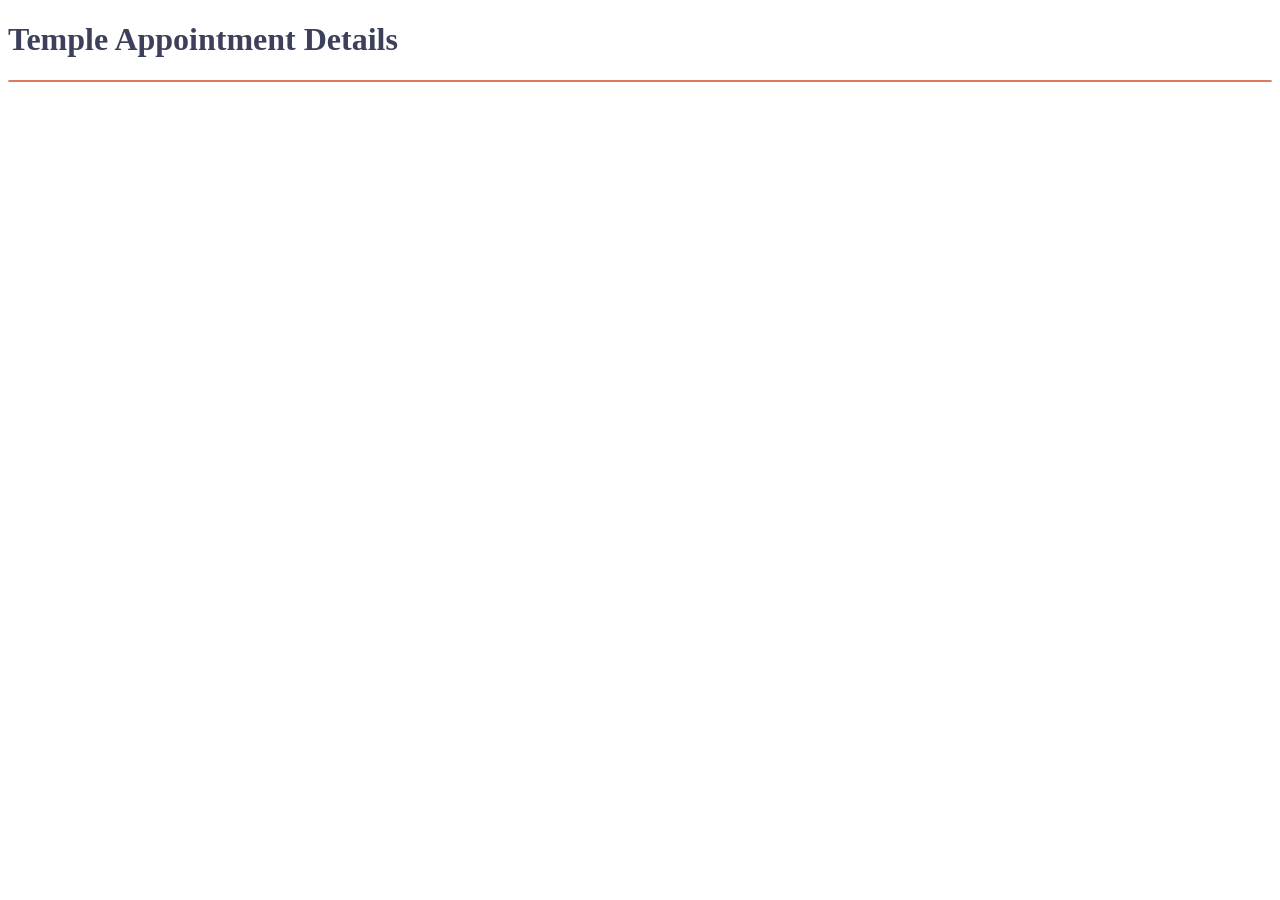
<file: startHere/thanks.html>
<!DOCTYPE html>
<html lang="en">

<head>
  <meta charset="UTF-8">
  <meta name="viewport" content="width=device-width, initial-scale=1.0">
  <meta name="description" content="Web Lab Start File">
  <meta name="author" content="Paul Cheney">

  <link rel="stylesheet" href="styles/small.css">
  <link rel="stylesheet" href="styles/large.css">

  <title>Web Lab Start File</title>
</head>

<body>

  <main>
    <h1>Temple Appointment Details</h1>

    <div id="results"></div>

  </main>



  <script src="js/scripts.js"></script>
</body>
</html>
</file>
<file: styles/small.css>
* {
    box-sizing: border-box;
}

body {
    margin: 0;
    font-family: "Roboto", sans-serif;
    line-height: 1.5;
    color: #172b4d;
    background: #ffffff;
}

img,
svg {
    display: block;
    max-width: 100%;
}

button,
a {
    transition: all 0.2s ease-in-out;
}

/* =========================
   HEADER
   ========================= */

.site-header {
    background: #1d3557;
    color: #f8fbff;
    box-shadow: 0 2px 10px rgba(0, 0, 0, 0.12);
}

.header-inner {
    max-width: 1200px;
    margin: 0 auto;
    padding: 0.75rem 1rem;
    display: flex;
    align-items: center;
    gap: 0.75rem;
    position: relative;
}

.logo {
    display: inline-flex;
    align-items: center;
    justify-content: center;
    width: 3rem;
    height: 3rem;
    color: #f4d35e;
    text-decoration: none;
}

.logo svg {
    width: 100%;
    height: 100%;
    fill: currentColor;
}

.brand {
    flex: 1;
    min-width: 0;
}

.course-name {
    display: block;
    margin: 0;
    font-size: 0.7rem;
    letter-spacing: 0.12em;
    text-transform: uppercase;
    opacity: 0.8;
}

.student-name {
    display: block;
    margin-top: 0.1rem;
    font-size: 1.1rem;
    font-weight: 700;
}

/* =========================
   MOBILE NAVIGATION
   ========================= */

.nav-toggle {
    display: inline-flex;
    flex-direction: column;
    justify-content: center;
    gap: 0.28rem;
    width: 2.9rem;
    height: 2.9rem;
    padding: 0.5rem;
    border: 1px solid rgba(255, 255, 255, 0.35);
    border-radius: 0.5rem;
    background: transparent;
    cursor: pointer;
}

.nav-toggle:hover,
.nav-toggle:focus {
    background: rgba(244, 211, 94, 0.15);
}

.nav-toggle .bar {
    display: block;
    width: 100%;
    height: 2px;
    background: #f8fbff;
    border-radius: 999px;
}

.site-nav {
    position: absolute;
    top: 100%;
    left: 0;
    right: 0;
    display: none;
    background: #1d3557;
    border-top: 1px solid rgba(255, 255, 255, 0.12);
    z-index: 10;
}

.site-nav.show {
    display: block;
}

.nav-list {
    list-style: none;
    margin: 0;
    padding: 0;
}

.nav-list li + li {
    border-top: 1px solid rgba(255, 255, 255, 0.12);
}

.nav-list a {
    display: block;
    padding: 0.9rem 1rem;
    color: #f8fbff;
    text-decoration: none;
    font-weight: 600;
}

.nav-list a:hover,
.nav-list a:focus {
    background: rgba(244, 211, 94, 0.12);
    color: #f4d35e;
}

.nav-list a.active {
    background: #f4d35e;
    color: #1d3557;
}

/* =========================
   MAIN
   ========================= */

main {
    max-width: 1200px;
    margin: 0 auto;
    padding: 1rem;
}

main > h1 {
    margin: 0.5rem 0 0;
    color: #1d3557;
    font-size: 2rem;
}

.section-block {
    padding: 1rem 0;
}

.section-inner {
    background: #f8fbff;
    border: 1px solid rgba(29, 53, 87, 0.1);
    border-radius: 0.75rem;
    padding: 1.25rem;
    box-shadow: 0 2px 8px rgba(29, 53, 87, 0.08);
}

.eyebrow {
    margin: 0 0 0.5rem;
    color: #1d3557;
    font-size: 0.8rem;
    font-weight: 700;
    letter-spacing: 0.08em;
    text-transform: uppercase;
}

.hero h2,
.overview h2,
.courses h2 {
    margin-top: 0;
    margin-bottom: 0.75rem;
    color: #1d3557;
}

.hero p,
.overview p,
.courses p {
    color: #233d5f;
}

/* =========================
   COURSE FILTERS
   ========================= */

.course-filters {
    display: flex;
    flex-direction: column;
    gap: 0.6rem;
    margin: 1rem 0;
}

.filter-button {
    min-height: 44px;
    padding: 0.7rem 1rem;
    border: 1px solid #1d3557;
    border-radius: 0.5rem;
    background: #ffffff;
    color: #1d3557;
    font-weight: 700;
    cursor: pointer;
}

.filter-button:hover,
.filter-button:focus {
    background: #e9f0f8;
}

.filter-button.active {
    background: #1d3557;
    color: #ffffff;
}

/* =========================
   CREDITS
   ========================= */

.credits {
    margin: 1rem 0;
    font-weight: 700;
    color: #1d3557;
}

/* =========================
   COURSE CARDS
   ========================= */

.course-list {
    display: grid;
    grid-template-columns: 1fr;
    gap: 0.75rem;
    margin-top: 1rem;
}

.course-card {
    padding: 1rem;
    border: 2px solid #1d3557;
    border-radius: 0.6rem;
    background: #ffffff;
}

.course-card h3 {
    margin: 0 0 0.4rem;
    color: #1d3557;
    font-size: 1.1rem;
}

.course-card p {
    margin: 0.25rem 0;
    color: #233d5f;
}

.course-card strong {
    display: inline-block;
    margin-top: 0.5rem;
    color: #176b3a;
}

.course-card span {
    display: inline-block;
    margin-top: 0.5rem;
    color: #5a3d00;
}

.course-card.completed {
    background: #eef8f1;
    border-color: #176b3a;
}

/* =========================
   FOOTER
   ========================= */

footer {
    margin-top: 2rem;
    padding: 1.5rem 1rem;
    background: #1d3557;
    color: #f8fbff;
    text-align: center;
}

footer p {
    margin: 0.5rem 0;
}

.social-links {
    display: flex;
    justify-content: center;
    gap: 1rem;
    margin-bottom: 1rem;
}

.social-links a {
    color: #f4d35e;
    font-weight: 700;
}

.social-links a:hover,
.social-links a:focus {
    color: #ffffff;
}
</file>
<file: styles/larger.css>
@media screen and (min-width: 700px) {

    /* =========================
       HEADER
       ========================= */

    .header-inner {
        gap: 1rem;
    }

    .nav-toggle {
        display: none;
    }

    .site-nav {
        position: static;
        display: block;
        flex: 1;
        background: transparent;
        border-top: none;
    }

    .nav-list {
        display: flex;
        justify-content: flex-end;
        align-items: center;
        gap: 0.25rem;
    }

    .nav-list li + li {
        border-top: none;
    }

    .nav-list a {
        padding: 0.75rem 1rem;
        border-radius: 0.5rem;
    }


    /* =========================
       MAIN LAYOUT
       ========================= */

    main {
        padding: 1.5rem;
    }

    main > h1 {
        font-size: 2.3rem;
        margin-bottom: 1rem;
    }


    /* =========================
       HERO + OVERVIEW
       ========================= */

    .hero .section-inner {
        padding: 2rem;
    }

    .overview .section-inner {
        padding: 2rem;
    }


    /* =========================
       COURSE SECTION
       ========================= */

    .course-filters {
        flex-direction: row;
        flex-wrap: wrap;
        gap: 0.75rem;
    }

    .filter-button {
        min-width: 130px;
    }


    /* =========================
       COURSE CARDS
       ========================= */

    .course-list {
        grid-template-columns: repeat(3, 1fr);
        gap: 1rem;
    }

    .course-card {
        min-height: 180px;
        display: flex;
        flex-direction: column;
        justify-content: flex-start;
    }


    /* =========================
       FOOTER
       ========================= */

    footer {
        padding: 2rem;
    }
}
</file>
<file: final/styles/site.css>
﻿:root{--navy:#1d3557;--navy-dark:#142741;--yellow:#f4d35e;--paper:#f7f8fa;--white:#fff;--ink:#263238;--muted:#5d6875;--line:#dce2e8;--green:#1f6b52;--shadow:0 10px 30px rgb(20 39 65 / .08);--radius:14px}*{box-sizing:border-box}html{scroll-behavior:smooth}body{margin:0;background:var(--white);color:var(--ink);font-family:"Open Sans",Arial,sans-serif;line-height:1.6}h1,h2,h3,.brand,.button{font-family:Poppins,"Open Sans",sans-serif}h1,h2,h3,p{margin-top:0}h1,h2,h3{line-height:1.2;color:var(--navy)}a{color:inherit}.skip-link{position:absolute;top:-5rem;left:1rem;z-index:20;background:var(--yellow);padding:.65rem 1rem}.skip-link:focus{top:1rem}.site-header{background:var(--navy);color:white}.header-inner{max-width:1160px;min-height:78px;padding:.8rem 1.25rem;margin:auto;display:flex;align-items:center;justify-content:space-between;gap:1rem}.brand{display:inline-flex;align-items:center;gap:.55rem;color:white;text-decoration:none;font-size:1.45rem;font-weight:700;letter-spacing:-.04em}.brand img{display:block}.brand-accent{color:var(--yellow)}.site-nav ul{display:flex;align-items:center;gap:.35rem;list-style:none;margin:0;padding:0}.site-nav a{display:block;padding:.65rem .9rem;border-radius:7px;text-decoration:none;font-size:.95rem;font-weight:600;color:white}.site-nav a:hover,.site-nav a:focus-visible,.site-nav a[aria-current="page"]{color:var(--navy-dark);background:var(--yellow)}.menu-toggle{display:none;width:44px;height:44px;border:1px solid rgb(255 255 255 / .5);border-radius:8px;background:transparent;color:white;align-items:center;justify-content:center;flex-direction:column;gap:5px}.menu-toggle span{display:block;width:20px;height:2px;background:currentColor}.hero{min-height:450px;background:var(--navy);color:white;display:grid;grid-template-columns:minmax(0,1fr) minmax(250px,.8fr);align-items:center;gap:2rem;padding:4.5rem max(calc((100vw - 1080px)/2),5vw);overflow:hidden}.hero-content{max-width:590px}.eyebrow{margin:0 0 .65rem;color:var(--green);font-size:.76rem;letter-spacing:.13em;font-weight:700}.hero .eyebrow,.join-banner .eyebrow{color:var(--yellow)}.hero h1{color:white;font-size:clamp(2.5rem,5vw,4.4rem);letter-spacing:-.045em;margin-bottom:1rem}.hero-content>p:not(.eyebrow){max-width:540px;color:#e7edf3;font-size:1.08rem;margin-bottom:1.7rem}.button{display:inline-flex;align-items:center;justify-content:center;gap:.5rem;min-height:46px;padding:.72rem 1.1rem;border:2px solid transparent;border-radius:7px;text-decoration:none;font-weight:600;cursor:pointer}.button-yellow{background:var(--yellow);color:var(--navy-dark)}.button-yellow:hover,.button-yellow:focus-visible{background:white}.button-dark{background:var(--navy);color:white}.button-dark:hover,.button-dark:focus-visible{background:var(--green)}.button-outline{background:white;color:var(--navy);border-color:var(--line)}.button-outline[aria-pressed="true"]{background:#fff7d4;border-color:var(--yellow)}.hero-art{position:relative;min-height:310px;display:grid;place-items:center}.hero-sun{position:absolute;width:280px;height:280px;border-radius:50%;background:var(--yellow);right:7%;top:3%}.hero-card{position:relative;z-index:1;width:min(310px,90%);min-height:210px;padding:1.6rem;border:1px solid rgb(255 255 255 / .6);border-radius:16px;background:var(--white);box-shadow:0 24px 50px rgb(0 0 0 / .22);display:flex;flex-direction:column;justify-content:space-between;color:var(--navy);font:600 1.45rem/1.35 Poppins,sans-serif;transform:rotate(3deg)}.hero-card-icon{width:44px;height:44px;display:grid;place-items:center;background:var(--yellow);border-radius:50%;font-size:1.4rem}.hero-card b{font:700 .7rem "Open Sans",sans-serif;letter-spacing:.15em;color:var(--green)}.section-wrap{width:min(1100px,92%);margin:0 auto}.category-section,.featured-section{padding:4.2rem 0}.section-heading{display:flex;justify-content:space-between;align-items:end;gap:1rem;margin-bottom:1.5rem}.section-heading h2,.feature-copy h2,.join-banner h2{margin:0;font-size:clamp(1.7rem,3vw,2.2rem);letter-spacing:-.03em}.text-link{display:inline-block;color:var(--green);font-weight:700;text-decoration:none}.text-link:hover,.text-link:focus-visible{text-decoration:underline}.category-grid{display:grid;grid-template-columns:repeat(6,minmax(0,1fr));gap:1rem}.category-card{min-height:145px;padding:1.1rem;background:var(--paper);border:1px solid var(--line);border-radius:var(--radius);display:flex;flex-direction:column;gap:.7rem;text-decoration:none;transition:transform .18s,box-shadow .18s}.category-card:hover,.category-card:focus-visible{transform:translateY(-3px);box-shadow:var(--shadow)}.category-symbol{width:38px;height:38px;border-radius:50%;display:grid;place-items:center;background:var(--yellow);color:var(--navy);font:700 1.1rem Poppins,sans-serif}.category-card strong{color:var(--navy)}.category-arrow{margin-top:auto;color:var(--green);font-weight:700}.feature-band{background:#eff4f3;padding:3.2rem max(calc((100vw - 1000px)/2),5vw);display:flex;align-items:center;justify-content:space-between;gap:2rem}.feature-copy{max-width:630px}.feature-copy h2{margin-bottom:.7rem}.feature-copy>p:not(.eyebrow){color:var(--muted);max-width:580px}.feature-stat{min-width:200px;min-height:170px;border-radius:var(--radius);background:var(--navy);color:white;display:flex;align-items:center;justify-content:center;gap:.75rem;padding:1rem}.feature-stat strong{font:700 3rem Poppins,sans-serif;color:var(--yellow)}.feature-stat span{line-height:1.3}.provider-grid{display:grid;grid-template-columns:repeat(3,minmax(0,1fr));gap:1rem}.provider-card{padding:1.2rem;background:white;border:1px solid var(--line);border-radius:var(--radius);box-shadow:0 5px 18px rgb(20 39 65 / .04);display:flex;flex-direction:column;min-width:0}.provider-card-top,.provider-meta{display:flex;align-items:center;justify-content:space-between;gap:.6rem}.category-pill{display:inline-block;padding:.25rem .6rem;border-radius:99px;background:#eff4f3;color:var(--green);font-size:.77rem;font-weight:700}.favorite-button{padding:.35rem .55rem;border:0;border-radius:5px;background:transparent;color:var(--green);font:600 .8rem "Open Sans",sans-serif;cursor:pointer}.favorite-button:hover,.favorite-button:focus-visible{background:#eff4f3}.provider-name{margin:1rem 0 .3rem;font-size:1.16rem}.provider-location{color:var(--muted);font-size:.9rem;margin-bottom:.65rem}.provider-description{color:#48535e;flex:1}.provider-meta{padding:.65rem 0;border-top:1px solid var(--line);font-size:.84rem}.rating{color:#795d00;font-weight:700}.availability{color:var(--muted)}.details-button{align-self:flex-start;border:0;background:none;padding:.4rem 0;cursor:pointer;font:700 .92rem "Open Sans",sans-serif}.join-banner{background:var(--navy);color:white;padding:2.3rem max(calc((100vw - 1000px)/2),5vw);display:flex;align-items:center;justify-content:space-between;gap:2rem}.join-banner h2{color:white;margin-bottom:.6rem}.join-banner p:not(.eyebrow){margin-bottom:0;color:#e7edf3}.site-footer{background:var(--navy-dark);color:#e7edf3}.footer-inner{width:min(1100px,92%);margin:auto;padding:2rem 0;display:grid;grid-template-columns:1fr 1fr;gap:.65rem 1.2rem;align-items:center}.footer-brand{justify-self:start}.footer-inner>p{margin:0;color:#c3cdd8}.footer-inner nav{grid-column:1/-1;display:flex;flex-wrap:wrap;gap:.5rem 1.3rem;padding:.9rem 0;border-top:1px solid rgb(255 255 255 / .16);border-bottom:1px solid rgb(255 255 255 / .16)}.footer-inner nav a{color:white;text-decoration:none}.footer-inner nav a:hover,.footer-inner nav a:focus-visible{text-decoration:underline}.video-pending{font-size:.9rem;color:#c3cdd8}.footer-inner small{grid-column:1/-1;color:#c3cdd8}.page-intro{padding:3rem 0 1.5rem;max-width:720px}.page-intro h1,.thank-you h1,.attribution-page h1{font-size:clamp(2rem,4vw,3rem);letter-spacing:-.04em;margin-bottom:.6rem}.page-intro>p:last-child{color:var(--muted)}.directory-main{padding-bottom:4rem}.directory-tools{display:grid;grid-template-columns:2fr 1fr 1fr auto;align-items:end;gap:.8rem;background:var(--paper);padding:1rem;border:1px solid var(--line);border-radius:var(--radius)}.directory-tools label,.join-form>label{display:grid;gap:.35rem;font-weight:600;font-size:.9rem;color:var(--navy)}input,select,textarea{width:100%;min-height:44px;padding:.6rem .7rem;border:1px solid #83909d;border-radius:6px;background:white;color:var(--ink);font:400 1rem "Open Sans",sans-serif}textarea{resize:vertical}.results-count{margin:1.25rem 0;color:var(--muted);font-weight:600}.directory-grid{padding-bottom:2rem}.empty-message,.error-message,.loading-message{grid-column:1/-1;padding:1.2rem;border-radius:8px;background:var(--paper);color:var(--muted)}.provider-dialog{width:min(520px,calc(100% - 2rem));padding:2rem;border:0;border-radius:var(--radius);box-shadow:0 20px 70px rgb(0 0 0 / .3);color:var(--ink)}.provider-dialog::backdrop{background:rgb(10 20 35 / .65)}.provider-dialog h2{margin-bottom:1.2rem}.dialog-close{float:right;width:40px;height:40px;border:0;border-radius:50%;background:var(--paper);font-size:1.5rem;cursor:pointer}.dialog-row{margin:.7rem 0}.join-main{padding-bottom:4rem}.join-layout{display:grid;grid-template-columns:minmax(0,1.3fr) minmax(250px,.7fr);gap:2rem;align-items:start}.join-form{padding:1.5rem;border:1px solid var(--line);border-radius:var(--radius);box-shadow:var(--shadow);display:grid;gap:1rem}.join-form>label{gap:.45rem}.join-form input:focus,.join-form select:focus,.join-form textarea:focus,.directory-tools input:focus,.directory-tools select:focus{outline:3px solid #f4d35e80;border-color:var(--navy)}.consent{display:flex!important;grid-template-columns:auto 1fr!important;align-items:start;gap:.65rem!important;color:var(--ink)!important;font-weight:400!important}.consent input{width:20px;height:20px;min-height:20px;margin:.15rem 0}.join-form .button{justify-self:start}.join-aside{padding:1.6rem;background:#eff4f3;border-radius:var(--radius)}.join-aside h2{margin:.7rem 0;font-size:1.5rem}.join-aside p{color:var(--muted)}.aside-icon{display:grid;place-items:center;width:45px;height:45px;border-radius:50%;background:var(--yellow);color:var(--navy);font-size:1.3rem}.thank-you,.attribution-page{min-height:55vh;padding-top:4rem;padding-bottom:4rem}.submission-summary{display:grid;grid-template-columns:minmax(100px,.35fr) 1fr;gap:.5rem 1rem;max-width:680px;margin:1.5rem 0 2rem}.submission-summary dt{font-weight:700;color:var(--navy)}.submission-summary dd{margin:0;overflow-wrap:anywhere}.attribution-page p{max-width:720px}.action-nav{margin-left:auto}
@media(max-width:850px){.hero{padding:3.5rem 5vw}.category-grid{grid-template-columns:repeat(3,minmax(0,1fr))}.directory-tools{grid-template-columns:repeat(2,minmax(0,1fr))}.provider-grid{grid-template-columns:repeat(2,minmax(0,1fr))}}
@media(max-width:640px){.header-inner{min-height:68px;position:relative}.menu-toggle{display:flex}.site-nav{display:none;position:absolute;z-index:10;left:0;right:0;top:100%;padding:.4rem 1rem 1rem;background:var(--navy);box-shadow:0 12px 18px rgb(0 0 0 / .18)}.site-nav.is-open{display:block}.site-nav ul{display:grid;gap:.25rem}.site-nav a{padding:.8rem}.action-nav{display:block;position:static;padding:0;box-shadow:none;margin:0}.action-nav ul{display:flex;flex-wrap:wrap;justify-content:flex-end}.hero{grid-template-columns:1fr;min-height:auto;padding:3.5rem 6vw 2rem;gap:.5rem}.hero-art{min-height:230px}.hero-sun{width:210px;height:210px;right:16%;top:0}.hero-card{width:255px;min-height:180px;padding:1.2rem;font-size:1.2rem}.section-wrap{width:min(100% - 2rem,1100px)}.category-section,.featured-section{padding:3rem 0}.section-heading{align-items:start;flex-direction:column}.category-grid{grid-template-columns:repeat(2,minmax(0,1fr));gap:.7rem}.category-card{min-height:125px;padding:.85rem}.feature-band,.join-banner{padding:2.4rem 6vw;align-items:flex-start;flex-direction:column}.feature-stat{min-height:auto;width:100%;justify-content:flex-start;padding:1rem 1.2rem}.provider-grid{grid-template-columns:1fr}.directory-tools{grid-template-columns:1fr}.footer-inner{grid-template-columns:1fr}.footer-inner>p{margin-bottom:.5rem}.footer-inner nav,.footer-inner small{grid-column:auto}.join-layout{grid-template-columns:1fr}.join-aside{order:-1}.page-intro{padding-top:2.3rem}.provider-dialog{padding:1.3rem}.submission-summary{grid-template-columns:1fr;gap:.15rem}.submission-summary dd{margin-bottom:.65rem}}
@media(prefers-reduced-motion:reduce){html{scroll-behavior:auto}*,*::before,*::after{transition:none!important}}
</file>
<file: siteplan/siteplan.css>
/* =========================
   MozHub Site Plan
   WDD231
   ========================= */

/* ---------- Global ---------- */

:root {
    --navy: #123554;
    --dark-blue: #0B2743;
    --yellow: #F4D35E;
    --white: #FFFFFF;
    --light-gray: #F1F5F9;
    --text: #263238;
    --border: #CBD5E1;
}

* {
    box-sizing: border-box;
}

body {
    margin: 0;
    background-color: var(--light-gray);
    color: var(--text);
    font-family: "Open Sans", sans-serif;
    line-height: 1.6;
}

.container {
    width: min(1100px, 92%);
    margin: 0 auto;
}


/* ---------- Header ---------- */

header {
    background-color: var(--navy);
    color: var(--white);
    text-align: center;
    padding: 2.5rem 1rem;
    border-bottom: 8px solid var(--yellow);
}

header h1 {
    margin: 0;
    font-family: "Poppins", sans-serif;
    font-size: 2.8rem;
    font-weight: 700;
}

.subtitle {
    margin: 0.3rem 0 0;
    color: var(--yellow);
    font-family: "Poppins", sans-serif;
    font-size: 1.2rem;
}


/* ---------- Main Sections ---------- */

main {
    padding: 2rem 0;
}

section {
    background-color: var(--white);
    margin-bottom: 2rem;
    padding: 2rem;
    border-radius: 10px;
    border-left: 6px solid var(--dark-blue);
    box-shadow: 0 2px 8px rgba(0, 0, 0, 0.08);
}

h2 {
    margin-top: 0;
    color: var(--navy);
    font-family: "Poppins", sans-serif;
    font-size: 1.8rem;
    border-bottom: 3px solid var(--yellow);
    padding-bottom: 0.5rem;
}

h3 {
    color: var(--navy);
    font-family: "Poppins", sans-serif;
}

p {
    max-width: 850px;
}

strong {
    color: var(--navy);
}


/* ---------- Scenarios ---------- */

ul {
    padding-left: 1.5rem;
}

li {
    margin-bottom: 0.8rem;
}


/* ---------- Color Scheme ---------- */

.color-container {
    display: grid;
    grid-template-columns: repeat(2, 1fr);
    gap: 1.5rem;
    margin-top: 1.5rem;
}

.color-card {
    border: 1px solid var(--border);
    border-radius: 8px;
    padding: 1.2rem;
    background-color: var(--white);
}

.color-box {
    height: 70px;
    border-radius: 6px;
    margin-bottom: 1rem;
    border: 1px solid var(--border);
}

.color-card h3 {
    margin: 0.5rem 0;
}

.navy {
    background-color: var(--navy);
}

.dark-blue {
    background-color: var(--dark-blue);
}

.yellow {
    background-color: var(--yellow);
}

.white {
    background-color: var(--white);
    border: 1px solid var(--border);
}

.light {
    background-color: var(--light-gray);
}


/* ---------- Typography ---------- */

.font-example {
    border: 1px solid var(--border);
    border-radius: 8px;
    padding: 1.2rem;
    margin-top: 1.5rem;
    background-color: var(--light-gray);
}

.font-example h3 {
    margin-top: 0;
}

.poppins-example {
    font-family: "Poppins", sans-serif;
}

.opensans-example {
    font-family: "Open Sans", sans-serif;
}


/* ---------- Wireframes ---------- */

.wireframes {
    display: grid;
    grid-template-columns: repeat(2, 1fr);
    gap: 2rem;
    margin-top: 1.5rem;
}

.wireframe {
    text-align: center;
}

.wireframe h3 {
    margin-bottom: 1rem;
}

.wireframe-placeholder {
    min-height: 350px;
    border: 3px dashed var(--dark-blue);
    background-color: var(--white);
    display: flex;
    flex-direction: column;
    justify-content: center;
    align-items: center;
    padding: 2rem;
}

.wireframe-placeholder p {
    margin: 0.5rem;
}

.placeholder-note {
    font-size: 0.9rem;
    font-style: italic;
}


/* ---------- Wireframe Images ---------- */

.wireframe img {
    display: block;
    width: 100%;
    height: auto;
    border: 2px solid var(--dark-blue);
    border-radius: 6px;
}


/* ---------- Footer ---------- */

footer {
    background-color: var(--navy);
    color: var(--white);
    text-align: center;
    padding: 1.5rem;
    border-top: 6px solid var(--yellow);
}

footer p {
    margin: 0.3rem auto;
}


/* ---------- Responsive Design ---------- */

@media screen and (max-width: 700px) {

    header h1 {
        font-size: 2.2rem;
    }

    section {
        padding: 1.3rem;
    }

    h2 {
        font-size: 1.5rem;
    }

    .color-container {
        grid-template-columns: 1fr;
    }

    .wireframes {
        grid-template-columns: 1fr;
    }

    .wireframe-placeholder {
        min-height: 300px;
    }
}
</file>
<file: startHere/styles/small.css>
*{box-sizing: border-box;}
html {
  -webkit-text-size-adjust: 100%; 
  -ms-text-size-adjust: 100%;
}

h1 {
  color: #3D405B;
}

form {
    margin: 1rem 2%;
  
    label {
      display: block;
      font-size: .8rem;
      color: purple;
      padding-top: .2rem;
    }
    h3 {
      font-size: .9rem;
      color: #E07A5F;
      margin: 1.5rem 0 .2rem 0;
      border-bottom: 1px solid #eee;
    }
  
    input[type=text],
    input[type=tel],
    input[type=date],
    input[type=email],
    select {
      display: block;
      margin: .1rem 0 1rem 0 ;
      padding: .3rem;
      border: 1px solid #999;
      border-radius: 4px;
      border-left-width: 5px;
      border-left-color:#555;
      font-size: 1rem;
      color: #3D405B;
      width: 250px;
    }
  
    input:required {border-left-color: #d70000;}
    input:focus {border-left-color: black; outline:none;}
    input:required:valid{border-left-color: green;}
  
    input[type=submit] {
      border: none;
      text-align: center;
      background-color: #3D405B;
      color: white;
      border-radius: 1rem;
      padding: .75rem 1.5rem;
      margin: 2rem 0;
      font-size: 1.2rem;
      -webkit-appearance: none;
      appearance: none;
    }
  }
  input:-webkit-autofill{
    -webkit-text-fill-color: #3D405B;
  }
  
  #results {
    background-color: #F4F1DE;
    padding: 0 1rem;
    border: 1px solid #E07A5F;
    border-radius: 6px;
  }
</file>
<file: startHere/styles/large.css>
@media only screen and (min-width: 38rem) {


} /*end media query*/
</file>
